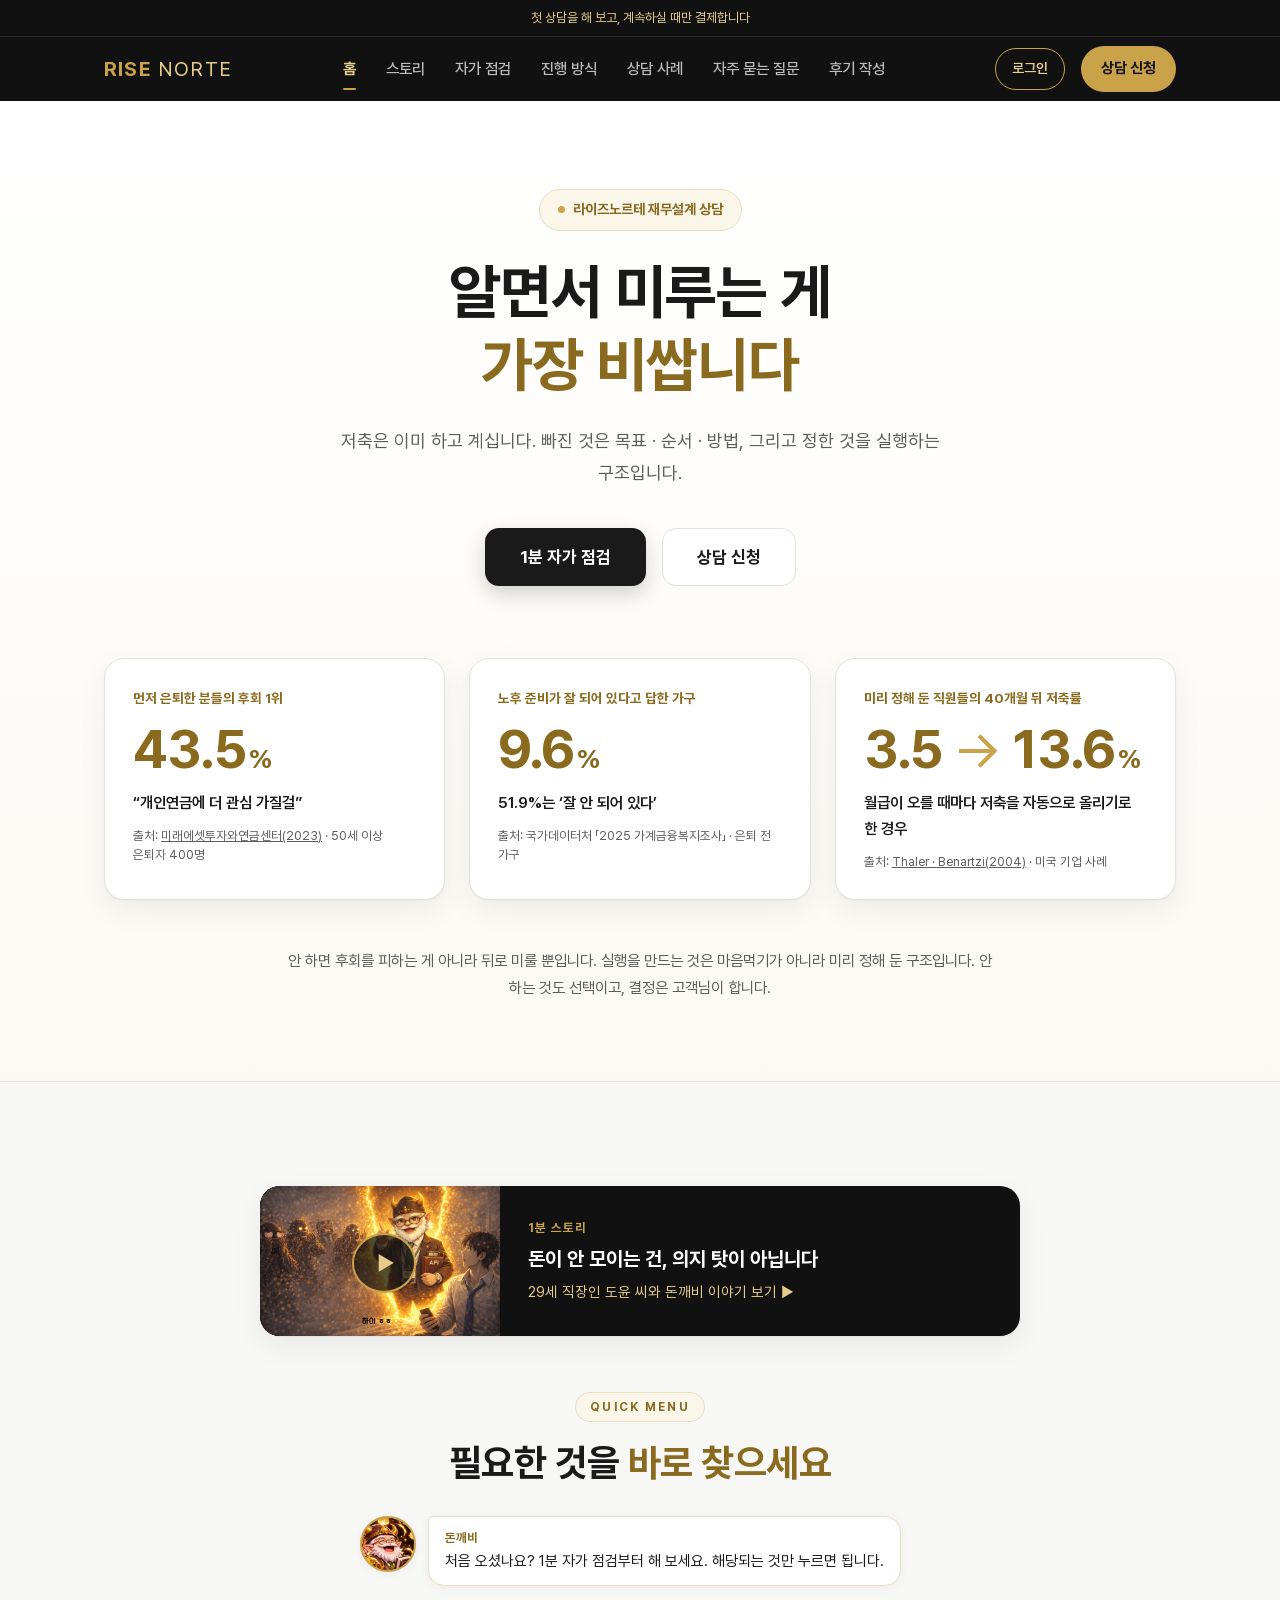
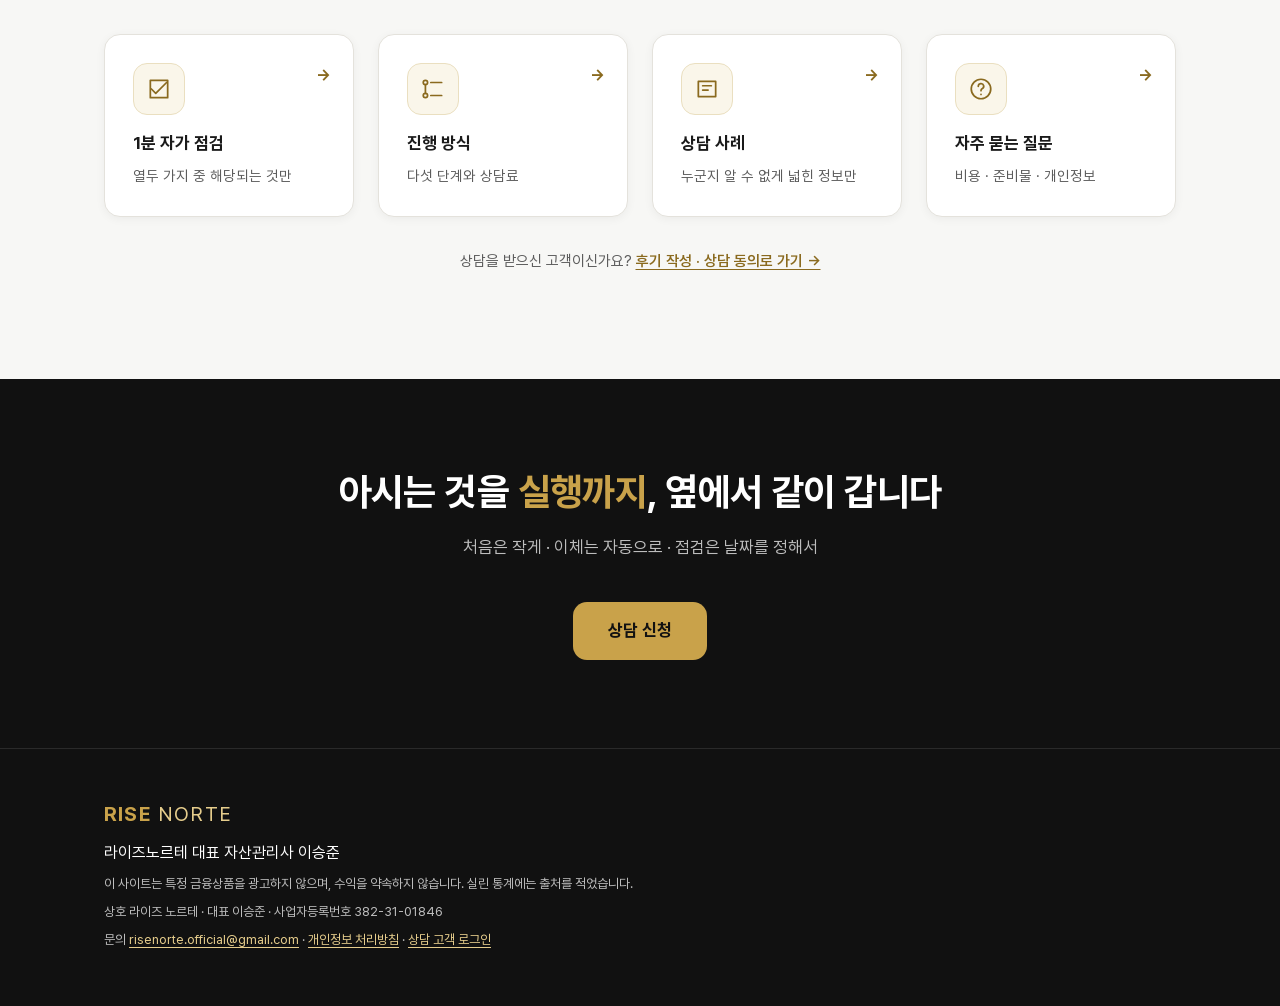
<file: index.html>
<!doctype html>
<html lang="ko">
<head>
<meta charset="utf-8">
<meta name="robots" content="noindex, nofollow">
<meta name="viewport" content="width=device-width, initial-scale=1">
<title>라이즈노르테 · 재무설계 상담</title>
<meta name="description" content="알면서 미루는 게 가장 비쌉니다. 목표 · 순서 · 방법을 정하고 실행까지 같이 가는 재무설계 상담. 라이즈노르테 대표 자산관리사 이승준.">
<link rel="manifest" href="assets/manifest.webmanifest">
<meta name="theme-color" content="#111111">
<meta name="mobile-web-app-capable" content="yes">
<meta name="apple-mobile-web-app-capable" content="yes">
<meta name="apple-mobile-web-app-status-bar-style" content="black">
<meta name="apple-mobile-web-app-title" content="돈깨비">
<link rel="apple-touch-icon" href="assets/icons/apple_touch_180.png">
<link rel="icon" type="image/png" sizes="192x192" href="assets/icons/icon_192.png">
<link rel="stylesheet" href="assets/style.css">
</head>
<body>

<a class="skip" href="#main">본문으로 건너뛰기</a>

<!-- 돈깨비 이야기(첫 화면 애니메이션) · assets/intro.js · 설정의 showIntro 가 켜져 있을 때만 나온다 -->
<div class="intro" id="intro" role="dialog" aria-modal="true" aria-label="돈깨비 스토리" hidden>
  <div class="intro-bg" aria-hidden="true"></div>
  <div class="intro-stage">
    <img class="intro-img" alt="돈깨비 스토리 장면" src="[data-uri]">
    <p class="intro-patch" hidden></p>
    <div class="intro-compose" hidden></div>
    <div class="intro-end" hidden>
      <div class="intro-end-b">
        <button class="btn btn-gold btn-lg" type="button" data-intro-go="#check">1분 자가 점검 시작</button>
        <button class="btn btn-line" type="button" data-intro-go="#apply">상담 신청</button>
      </div>
    </div>
  </div>
  <button class="intro-skip" type="button">건너뛰기</button>
  <p class="intro-count" aria-hidden="true"></p>
  <p class="intro-hint" aria-hidden="true">화면을 누르면 다음 장면으로 넘어갑니다</p>
  <div class="intro-bar" aria-hidden="true"><i></i></div>
</div>

<p class="notice-bar">첫 상담을 해 보고, 계속하실 때만 결제합니다</p>

<header class="top">
  <div class="wrap top-in">
    <a class="brand" href="#home" aria-label="라이즈노르테 처음으로"><b>RISE</b> <span>NORTE</span></a>
    <nav class="nav" aria-label="주요 메뉴">
      <a href="#home" data-nav="home">홈</a>
      <a href="#home" data-intro-replay hidden>스토리</a>
      <a href="#check" data-nav="check">자가 점검</a>
      <a href="#how" data-nav="how">진행 방식</a>
      <a href="#cases" data-nav="cases">상담 사례</a>
      <a href="#faq" data-nav="faq">자주 묻는 질문</a>
      <a href="app/index.html">후기 작성</a>
    </nav>
    <div class="acct" id="acct"></div>
    <a class="nav-cta" href="#apply" data-nav="apply">상담 신청</a>
  </div>
</header>

<main id="main">

<!-- 1. 후킹 -->
<section class="hero" id="home" data-view="home">
  <div class="wrap">
    <p class="pill">라이즈노르테 재무설계 상담</p>
    <h1>알면서 미루는 게 <br><em>가장 비쌉니다</em></h1>
    <p class="lede">저축은 이미 하고 계십니다. 빠진 것은 목표 · 순서 · 방법, 그리고 정한 것을 실행하는 구조입니다.</p>
    <div class="actions">
      <a class="btn btn-main btn-lg" href="#check">1분 자가 점검</a>
      <a class="btn btn-ghost btn-lg" href="#apply">상담 신청</a>
    </div>

    <ul class="stats">
      <li>
        <p class="stat-k">먼저 은퇴한 분들의 후회 1위</p>
        <p class="figure">43.5<small>%</small></p>
        <p class="stat-t">“개인연금에 더 관심 가질걸”</p>
        <p class="src">출처: <a href="https://www.asiae.co.kr/en/article/2023072017463764405" target="_blank" rel="noopener">미래에셋투자와연금센터(2023)</a> · 50세 이상 은퇴자 400명</p>
      </li>
      <li>
        <p class="stat-k">노후 준비가 잘 되어 있다고 답한 가구</p>
        <p class="figure">9.6<small>%</small></p>
        <p class="stat-t">51.9%는 ‘잘 안 되어 있다’</p>
        <p class="src">출처: 국가데이터처 「2025 가계금융복지조사」 · 은퇴 전 가구</p>
      </li>
      <li>
        <p class="stat-k">미리 정해 둔 직원들의 40개월 뒤 저축률</p>
        <p class="figure">3.5 <i>→</i> 13.6<small>%</small></p>
        <p class="stat-t">월급이 오를 때마다 저축을 자동으로 올리기로 한 경우</p>
        <p class="src">출처: <a href="https://www.chicagobooth.edu/research/rustandy/social-impact-research/research-papers/2004/save-more-tomorrow-using-behavioral-economics-to-increase-employee-saving" target="_blank" rel="noopener">Thaler · Benartzi(2004)</a> · 미국 기업 사례</p>
      </li>
    </ul>

    <p class="hero-close">안 하면 후회를 피하는 게 아니라 뒤로 미룰 뿐입니다. 실행을 만드는 것은 마음먹기가 아니라 미리 정해 둔 구조입니다. 안 하는 것도 선택이고, 결정은 고객님이 합니다.</p>
  </div>
</section>

<!-- 1-2. 바로 가기 (홈) -->
<section class="sec sec-alt" id="quick" data-view="home">
  <div class="wrap">
    <a class="story-card" href="#home" data-intro-replay hidden>
      <span class="story-thumb" aria-hidden="true"></span>
      <span class="story-txt">
        <span class="story-over">1분 스토리</span>
        <strong>돈이 안 모이는 건, 의지 탓이 아닙니다</strong>
        <span class="story-sub">29세 직장인 도윤 씨와 돈깨비 이야기 보기 ▶</span>
      </span>
    </a>
    <p class="overline">QUICK MENU</p>
    <h2>필요한 것을 <em>바로 찾으세요</em></h2>
    <div class="guide"><span class="guide-face" aria-hidden="true"></span><div class="guide-say"><b>돈깨비</b><p>처음 오셨나요? 1분 자가 점검부터 해 보세요. 해당되는 것만 누르면 됩니다.</p></div></div>
    <ul class="cards4 tiles">
      <li><a class="card tile" href="#check"><span class="ico" aria-hidden="true"><svg viewBox="0 0 24 24"><path d="M5 12l4 4 10-10"/><path d="M4 4h16v16H4z"/></svg></span><h4>1분 자가 점검</h4><p>열두 가지 중 해당되는 것만</p><span class="go" aria-hidden="true">→</span></a></li>
      <li><a class="card tile" href="#how"><span class="ico" aria-hidden="true"><svg viewBox="0 0 24 24"><circle cx="5" cy="6" r="2"/><circle cx="5" cy="18" r="2"/><path d="M10 6h10M10 18h10M5 8v8"/></svg></span><h4>진행 방식</h4><p>다섯 단계와 상담료</p><span class="go" aria-hidden="true">→</span></a></li>
      <li><a class="card tile" href="#cases"><span class="ico" aria-hidden="true"><svg viewBox="0 0 24 24"><path d="M4 5h16v14H4z"/><path d="M8 9h8M8 13h5"/></svg></span><h4>상담 사례</h4><p>누군지 알 수 없게 넓힌 정보만</p><span class="go" aria-hidden="true">→</span></a></li>
      <li><a class="card tile" href="#faq"><span class="ico" aria-hidden="true"><svg viewBox="0 0 24 24"><circle cx="12" cy="12" r="9"/><path d="M9.5 9.5a2.5 2.5 0 1 1 3.5 2.3c-.7.4-1 1-1 1.7M12 17h.01"/></svg></span><h4>자주 묻는 질문</h4><p>비용 · 준비물 · 개인정보</p><span class="go" aria-hidden="true">→</span></a></li>
    </ul>
    <p class="quick-more">상담을 받으신 고객이신가요? <a href="app/index.html">후기 작성 · 상담 동의로 가기 →</a></p>
  </div>
</section>

<!-- 2. 1분 자가 점검 (열두 가지 · 해당 개수에 따라 돈독귀신과 돈깨비가 한마디씩) -->
<section class="sec sec-alt" id="check" data-view="check">
  <div class="wrap narrow-md">
    <p class="overline">SELF CHECK</p>
    <h2>내 안의 돈독귀신은 <br><em>어떤 얼굴일까요</em></h2>
    <p class="sec-lede">1분 자가 점검입니다. 열두 가지 가운데 해당되는 것을 모두 누르고 ‘결과 보기’를 눌러 보세요.</p>
    <div class="share-top">
      <button class="share-pill" type="button" data-share-test><svg viewBox="0 0 24 24" width="16" height="16" aria-hidden="true" fill="none" stroke="currentColor" stroke-width="2" stroke-linecap="round" stroke-linejoin="round"><path d="M4 12v7a1 1 0 0 0 1 1h14a1 1 0 0 0 1-1v-7"/><path d="M12 15V4"/><path d="m8 8 4-4 4 4"/></svg>친구에게 테스트 보내기</button>
      <p class="gr-shared" aria-live="polite" hidden></p>
    </div>

    <form class="checks" id="checkForm" aria-label="자가 점검 열두 가지">
      <label class="check"><input type="checkbox" value="보상 결제" data-g="dalkom"><span class="num">01</span><span class="check-t">힘든 날에는 ‘오늘 고생했으니까’ 하며 계획에 없던 결제를 한다</span><span class="tick" aria-hidden="true"></span></label>
      <label class="check"><input type="checkbox" value="남 따라 가입" data-g="jiltu"><span class="num">02</span><span class="check-t">남이 좋다고 해서 가입하거나 산 금융상품이 있다</span><span class="tick" aria-hidden="true"></span></label>
      <label class="check"><input type="checkbox" value="석 달 넘게 미룸" data-g="buran"><span class="num">03</span><span class="check-t">정리해야지 하면서 미룬 지 석 달이 넘었다</span><span class="tick" aria-hidden="true"></span></label>
      <label class="check"><input type="checkbox" value="되찾으려 더 넣음" data-g="tamyok"><span class="num">04</span><span class="check-t">잃은 돈을 한 번에 되찾으려고 더 넣은 적이 있다</span><span class="tick" aria-hidden="true"></span></label>
      <label class="check"><input type="checkbox" value="작은 결제 합 모름" data-g="dalkom"><span class="num">05</span><span class="check-t">구독 · 할부 · 작은 결제가 한 달에 모두 얼마인지 합쳐 본 적이 없다</span><span class="tick" aria-hidden="true"></span></label>
      <label class="check"><input type="checkbox" value="수익 인증에 흔들림" data-g="jiltu"><span class="num">06</span><span class="check-t">SNS · 유튜브의 수익 인증을 보고 마음이 흔들린 적이 있다</span><span class="tick" aria-hidden="true"></span></label>
      <label class="check"><input type="checkbox" value="보장 내용 모름" data-g="buran"><span class="num">07</span><span class="check-t">걱정돼서 가입은 했는데, 내 보험이 무엇을 보장하는지 설명하기 어렵다</span><span class="tick" aria-hidden="true"></span></label>
      <label class="check"><input type="checkbox" value="한 번에 크게" data-g="tamyok"><span class="num">08</span><span class="check-t">천천히 모으는 것은 답답하고, 크게 불릴 방법이 따로 있을 것 같다</span><span class="tick" aria-hidden="true"></span></label>
      <label class="check"><input type="checkbox" value="돈 흐름 모름" data-g="dalkom" data-seat="1"><span class="num">09</span><span class="check-t">월급이 들어오면 어디로 얼마가 나가는지 바로 말하기 어렵다</span><span class="tick" aria-hidden="true"></span></label>
      <label class="check"><input type="checkbox" value="돈의 목적 없음" data-g="jiltu" data-seat="1"><span class="num">10</span><span class="check-t">모으고는 있는데, 무엇을 위한 돈인지 정해져 있지 않다</span><span class="tick" aria-hidden="true"></span></label>
      <label class="check"><input type="checkbox" value="비상금 없음" data-g="buran" data-seat="1"><span class="num">11</span><span class="check-t">비상금이 따로 없거나, 있어도 다른 돈과 섞여 있다</span><span class="tick" aria-hidden="true"></span></label>
      <label class="check"><input type="checkbox" value="쓸 때 안 정한 투자" data-g="tamyok" data-seat="1"><span class="num">12</span><span class="check-t">주식 · 코인에 넣은 돈을, 언제 쓸 돈인지 정하지 않고 넣었다</span><span class="tick" aria-hidden="true"></span></label>
    </form>

    <div class="check-go">
      <p class="check-count" id="checkCount" aria-live="polite">열두 가지 중 0가지 해당</p>
      <button class="btn btn-main btn-lg" type="button" id="checkShow">결과 보기</button>
      <button class="share-pill" type="button" data-share-test><svg viewBox="0 0 24 24" width="16" height="16" aria-hidden="true" fill="none" stroke="currentColor" stroke-width="2" stroke-linecap="round" stroke-linejoin="round"><path d="M4 12v7a1 1 0 0 0 1 1h14a1 1 0 0 0 1-1v-7"/><path d="M12 15V4"/><path d="m8 8 4-4 4 4"/></svg>친구에게 테스트 보내기</button>
      <p class="gr-shared" aria-live="polite" hidden></p>
    </div>

    <div class="ghost-result" id="checkResult" aria-live="polite" tabindex="-1" hidden></div>
    <p class="src center">재미로 보는 테스트입니다. 심리 검사나 금융 진단이 아닙니다.</p>
  </div>
</section>

<!-- 3. 진행 방식 -->
<section class="sec" id="how" data-view="how">
  <div class="wrap">
    <p class="overline">PROCESS</p>
    <h2>다섯 단계, <br><em>고객님은 고르기만 하시면 됩니다</em></h2>
    <p class="sec-lede">수익률을 찾는 재테크가 아니라 목표와 순서를 정하는 재무설계입니다. 계획이 먼저, 상품은 그다음입니다.</p>

    <ol class="steps">
      <li><span class="step-n">1</span><div class="step-b"><h3>첫 만남</h3><p>고민과 목표를 듣고, 지금의 보장과 돈을 함께 점검합니다. 진행 방식과 상담료를 안내하고, 계속할지는 고객님이 정합니다.</p></div><p class="step-do"><b>하실 일</b>이야기하기</p></li>
      <li><span class="step-n">2</span><div class="step-b"><h3>진단</h3><p>가진 돈 · 빚 · 매달 드나드는 돈을 한 장에 놓고(내 돈 지도), 목표를 언제 · 얼마로 할지 함께 정합니다. 이때까지는 상품 이야기를 하지 않습니다.</p></div><p class="step-do"><b>하실 일</b>사전 작성지 · 화면 캡처</p></li>
      <li><span class="step-n">3</span><div class="step-b"><h3>설계</h3><p>목표별 계획과 보장 · 절세 방법을 다른 방법과 나란히 비교해 제안합니다. 날짜별로 할 일까지 적어 드립니다.</p></div><p class="step-do"><b>하실 일</b>고르기</p></li>
      <li><span class="step-n">4</span><div class="step-b"><h3>실행</h3><p>고르신 것만 진행합니다. 처음은 작게 시작하고 자동이체까지 같이 걸어 둡니다.</p></div><p class="step-do"><b>하실 일</b>정한 것 실행</p></li>
      <li><span class="step-n">5</span><div class="step-b"><h3>관리</h3><p>운용 방식을 고르고 정리 자료를 받습니다. 그 뒤로는 정기 점검 때 제가 먼저 연락드립니다.</p></div><p class="step-do"><b>하실 일</b>1년에 한 번 확인</p></li>
    </ol>
    <p class="src center">상담 내용은 매번 24시간 안에 정리해 보내 드립니다.</p>

    <h3 class="sub-h">상담이 끝나면 손에 남는 것</h3>
    <ul class="cards4">
      <li class="card"><span class="ico" aria-hidden="true"><svg viewBox="0 0 24 24"><path d="M9 4 3 6v14l6-2 6 2 6-2V4l-6 2-6-2Zm0 0v14m6-12v14"/></svg></span><h4>내 돈 지도</h4><p>가진 돈 · 빚 · 매달 드나드는 돈</p></li>
      <li class="card"><span class="ico" aria-hidden="true"><svg viewBox="0 0 24 24"><circle cx="12" cy="12" r="8"/><circle cx="12" cy="12" r="3"/><path d="M12 2v3m0 14v3M2 12h3m14 0h3"/></svg></span><h4>목표별 계획표</h4><p>언제 · 얼마 · 매달 얼마</p></li>
      <li class="card"><span class="ico" aria-hidden="true"><svg viewBox="0 0 24 24"><path d="M4 7h13m0 0-3-3m3 3-3 3M20 17H7m0 0 3-3m-3 3 3 3"/></svg></span><h4>매달 돈의 흐름</h4><p>월급이 어디로 얼마씩</p></li>
      <li class="card"><span class="ico" aria-hidden="true"><svg viewBox="0 0 24 24"><path d="M12 3 5 6v5c0 4.5 3 8.3 7 10 4-1.7 7-5.5 7-10V6l-7-3Zm-3 9 2 2 4-4"/></svg></span><h4>보장 · 절세 점검</h4><p>빈칸과 세액공제</p></li>
    </ul>
  </div>
</section>

<!-- 3-2. 원칙 -->
<section class="sec sec-alt" id="why" data-view="how">
  <div class="wrap">
    <p class="overline">PRINCIPLES</p>
    <h2>서로 할 일을 <br><em>처음에 정합니다</em></h2>
    <p class="sec-lede">결정은 고객님이 합니다. 저는 근거와 선택지를 드리고, 정한 것은 실행까지 같이 갑니다.</p>

    <div class="grid3">
      <div class="card card-list">
        <p class="card-k">담당 자산관리사</p>
        <h3>제가 하는 일</h3>
        <ul class="ticks">
          <li>숫자는 증빙으로, 출처 · 가정과 함께</li>
          <li>설계안은 다른 방법과 나란히 비교</li>
          <li>실행은 작게, 자동이체까지 같이</li>
          <li>정리본은 상담 뒤 24시간 안에</li>
          <li>정기 점검은 제가 먼저 연락</li>
        </ul>
      </div>
      <div class="card card-list">
        <p class="card-k">고객님</p>
        <h3>하실 일</h3>
        <ul class="ticks">
          <li>사전 작성지와 화면 캡처 · 대략이어도 괜찮습니다</li>
          <li>우선순위와 계산 기준을 함께 정합니다</li>
          <li>결혼 · 이직 · 대출처럼 큰 변화는 알려 주세요</li>
        </ul>
      </div>
      <div class="card card-list card-no">
        <p class="card-k">처음부터 분명히</p>
        <h3>하지 않는 일</h3>
        <ul class="ticks ticks-no">
          <li>수익을 약속하는 일</li>
          <li>돈을 대신 굴리는 일</li>
          <li>세금 신고 대리 · 법률 자문 (필요하면 전문가 안내)</li>
          <li>비교 없이 기존 상품을 바꾸는 일</li>
        </ul>
      </div>
    </div>

    <div class="fee">
      <div class="fee-main">
        <p class="card-k">상담료</p>
        <p class="figure">5회 33만 원</p>
        <p class="fee-s">상담은 모두 다섯 번입니다. 첫 상담을 해 보고 계속하실 때만 결제합니다.</p>
      </div>
      <ul class="ticks">
        <li>결제는 첫 상담 뒤, 두 번째 상담 전에 합니다</li>
        <li>상품 가입은 선택이며 상담료와 별개입니다</li>
        <li>정기 점검은 당분간 무료입니다</li>
        <li>제가 제안한 금융상품이나 서비스를 계약하시면 그 회사로부터 수당을 받을 수 있습니다. 어떤 상품에 수당이 있는지는 제안할 때 말씀드리고 계약서에도 적습니다</li>
      </ul>
    </div>
  </div>
</section>

<!-- 4. 사례 -->
<section class="sec" id="cases" data-view="cases">
  <div class="wrap">
    <p class="overline">CASES</p>
    <h2>상담 <em>사례</em></h2>
    <p class="sec-lede">비슷한 고민을 가진 분들이 상담에서 무엇을 바꿨는지 보세요.</p>

    <div class="filters" id="caseFilters" aria-label="사례 고르기" hidden></div>
    <p class="count" id="caseCount" aria-live="polite"></p>
    <div class="case-list" id="caseList"></div>
    <noscript><p class="empty">사례는 자바스크립트를 켜야 보입니다.</p></noscript>
  </div>
</section>

<!-- 4-2. 자주 묻는 질문 -->
<section class="sec sec-alt" id="faq" data-view="faq">
  <div class="wrap narrow-md">
    <p class="overline">FAQ</p>
    <h2>상담 전에 <br><em>자주 묻는 질문</em></h2>
    <div class="faq">
      <details><summary>상담 비용이 있나요?</summary><p>상담은 모두 다섯 번, 33만 원입니다. 첫 상담을 해 보고 계속하실 때만 결제하며, 결제는 두 번째 상담 전에 합니다. 정기 점검은 당분간 무료입니다.</p></details>
      <details><summary>중간에 그만둘 수 있나요?</summary><p>언제든 그만두실 수 있습니다. 다만 두 번째 상담이 시작된 뒤에는 상담료를 돌려 드리지 않습니다. 그래서 첫 상담을 해 보고 계속할지를 정하시도록 합니다.</p></details>
      <details><summary>상품에 꼭 가입해야 하나요?</summary><p>아닙니다. 상품 가입은 선택이고 상담료와 별개입니다. 다른 곳에서 가입하시거나 가입하지 않으셔도 상담은 그대로 진행합니다. 두 번째 상담까지는 점검과 합의만 하고, 상품은 세 번째 상담부터 이야기합니다.</p></details>
      <details><summary>수당을 받으시나요?</summary><p>제가 제안한 금융상품이나 서비스를 계약하시면 그 회사로부터 수당을 받을 수 있습니다. 어떤 상품에 수당이 있는지는 제안할 때 함께 말씀드리고 계약서에도 같은 문구로 적습니다.</p></details>
      <details><summary>무엇을 준비해야 하나요?</summary><p>첫 상담에는 준비물이 없습니다. 두 번째 상담 전에 사전 작성지와 화면 캡처 몇 장을 부탁드립니다. 대략이어도 괜찮고, 막히는 것은 만나서 같이 조회합니다.</p></details>
      <details><summary>첫 상담은 얼마나 걸리나요?</summary><p>1시간 20분쯤 잡으시면 됩니다. 인사와 고민 듣기, 보장 점검, 돈 점검, 진행 방식 안내 순서로 진행합니다.</p></details>
      <details><summary>이미 가입한 보험이 많은데 괜찮을까요?</summary><p>괜찮습니다. 지금 보험을 그대로 놓고 점검부터 합니다. 기존 보험은 비교해 보고 바꾸는 쪽이 유리할 때만 말씀드립니다.</p></details>
      <details><summary>어디서 만나나요?</summary><p>정식 대면 상담이 기본입니다. 신청할 때 희망 장소를 적어 주시면, 연락드려 함께 조율해 정합니다.</p></details>
      <details><summary>부부나 가족이 같이 가도 되나요?</summary><p>네, 함께 오시길 권합니다. 돈에 대한 결정을 같이 하는 분이라면 처음부터 함께 듣고 정하는 편이 좋습니다.</p></details>
      <details><summary>개인정보는 어떻게 다루나요?</summary><p>상담에 꼭 필요한 것만 받습니다. 주민등록번호 · 계좌번호 · 건강 정보는 받지 않습니다. 적으신 내용은 본인과 담당 자산관리사만 볼 수 있고, 자산관리를 그만두시면 지웁니다. 자세한 내용은 <a href="#privacy">개인정보 처리방침</a>에 적었습니다.</p></details>
    </div>
    <div class="guide"><span class="guide-face" aria-hidden="true"></span><div class="guide-say"><b>돈깨비</b><p>여기에 없는 질문은 상담 때 편하게 물어보세요. 모르는 말이 나오면 그 자리에서 다시 풀어 드립니다.</p></div></div>
  </div>
</section>

<!-- 5. 상담 신청 -->
<section class="sec" id="apply" data-view="apply">
  <div class="wrap narrow">
    <p class="overline">CONSULTATION</p>
    <h2>상담 <em>신청</em></h2>
    <p class="sec-lede">달력에서 날짜를 고르고 편한 시작 시간을 10분 단위로 골라 예약하세요. 정식 대면 상담이 기본이고, 첫 상담은 1시간 20분쯤 걸립니다.</p>
    <div class="guide"><span class="guide-face" aria-hidden="true"></span><div class="guide-say"><b>돈깨비</b><p>날짜를 누르고, 몇 시쯤인지 고른 다음, 10분 단위 시간을 고르면 됩니다. 장소는 연락드려 함께 정합니다.</p></div></div>

    <form class="form" id="applyForm" novalidate>
      <fieldset class="field" id="bookField">
        <legend>상담 날짜와 시간 <em>필수</em></legend>
        <div class="cal" id="cal" tabindex="-1" aria-live="polite"></div>
        <p class="err" id="e-when" hidden>날짜와 시간을 골라 주세요.</p>
      </fieldset>

      <div class="field">
        <label for="f-name">이름 <em>필수</em></label>
        <input id="f-name" name="name" type="text" autocomplete="name" required maxlength="20">
        <p class="err" id="e-name" hidden>이름을 적어 주세요.</p>
      </div>
      <div class="field">
        <label for="f-tel">연락처 <em>필수</em></label>
        <input id="f-tel" name="tel" type="tel" inputmode="tel" autocomplete="tel" placeholder="010-0000-0000" required maxlength="13">
        <p class="err" id="e-tel" hidden>연락받을 휴대폰 번호를 적어 주세요.</p>
      </div>
      <div class="field">
        <label for="f-place">희망 장소 <span class="opt">선택</span></label>
        <input id="f-place" name="place" type="text" maxlength="100" placeholder="예) 마포구청 근처 카페">
        <p class="sub">희망 장소일 뿐이며, 장소는 담당 자산관리사와 조율해 정합니다.</p>
      </div>
      <div class="field">
        <label for="f-memo">남길 말 <span class="opt">선택</span></label>
        <textarea id="f-memo" name="memo" maxlength="300" rows="3" placeholder="미리 알려 주고 싶은 것이 있으면 적어 주세요"></textarea>
        <p class="sub">주민등록번호 · 계좌번호 · 건강 정보는 적지 말아 주세요.</p>
      </div>

      <fieldset class="field">
        <legend>관심 주제 <span class="opt">선택 · 여러 개</span></legend>
        <div class="chips">
          <label><input type="checkbox" name="topic" value="목적별 돈 나누기"><span>목적별 돈 나누기 (결혼 · 집 · 노후)</span></label>
          <label><input type="checkbox" name="topic" value="지출 · 저축 구조"><span>지출 · 저축 구조</span></label>
          <label><input type="checkbox" name="topic" value="보장 점검"><span>보장 점검</span></label>
          <label><input type="checkbox" name="topic" value="연금 · 절세"><span>연금 · 절세</span></label>
          <label><input type="checkbox" name="topic" value="아직 모르겠음"><span>아직 모르겠어요</span></label>
        </div>
        <p class="from-check" id="fromCheck" hidden></p>
      </fieldset>

      <div class="field">
        <label for="f-ch">만난 경로 <span class="opt">선택</span></label>
        <select id="f-ch" name="channel">
          <option value="">고르기</option>
          <option>소개</option>
          <option>법인 강의</option>
          <option>유튜브 · 블로그</option>
          <option>인스타그램 · 스레드</option>
          <option>검색</option>
          <option>기타</option>
        </select>
      </div>

      <div class="consent">
        <h3>개인정보 수집 · 이용 안내</h3>
        <dl>
          <dt>수집하는 곳</dt><dd>라이즈 노르테 (대표 이승준)</dd>
          <dt>수집 항목</dt><dd>이름 · 연락처 · 상담 날짜와 시간 (필수) / 희망 장소 · 남길 말 · 관심 주제 · 만난 경로(들어오신 주소에 붙은 경로 표시 포함) · 자가 점검 결과와 고른 것 (선택)</dd>
          <dt>목적</dt><dd>상담 일정 연락과 상담 준비</dd>
          <dt>보유 기간</dt><dd>상담 일정이 정해질 때까지. 상담으로 이어지지 않으면 지우고, 그 전에도 요청하시면 바로 지웁니다.</dd>
          <dt>거부할 권리</dt><dd>동의하지 않을 수 있으며, 그 경우 상담 신청을 받을 수 없습니다.</dd>
        </dl>
        <p class="src">자세한 내용은 <a href="#privacy">개인정보 처리방침</a>에 있습니다.</p>
        <label class="agree"><input id="f-agree" type="checkbox" required><span>위 내용을 읽었고 개인정보 수집 · 이용에 동의합니다 <em>필수</em></span></label>
        <p class="err" id="e-agree" hidden>동의해야 신청할 수 있습니다.</p>
      </div>

      <p class="err" id="e-send" role="alert" hidden></p>
      <button class="btn btn-main btn-wide" type="submit">상담 신청하기</button>
    </form>

    <details class="my-booking">
      <summary>이미 예약하셨나요? 시간 바꾸기 · 취소</summary>
      <p><b>시간을 바꾸려면</b> 예약할 때 쓴 이름과 연락처 그대로, 위에서 새 시간을 골라 다시 신청해 주세요. 앞의 예약은 자동으로 취소됩니다.</p>
      <p><b>취소만 하려면</b> 예약할 때 쓴 이름과 연락처를 적고 아래 버튼을 눌러 주세요.</p>
      <div class="field">
        <label for="c-name">이름</label>
        <input id="c-name" type="text" autocomplete="name" maxlength="20">
      </div>
      <div class="field">
        <label for="c-tel">연락처</label>
        <input id="c-tel" type="tel" inputmode="tel" autocomplete="tel" placeholder="010-0000-0000" maxlength="13">
      </div>
      <p class="err" id="c-msg" role="status" hidden></p>
      <button class="btn btn-line-dark" type="button" id="c-go">예약 취소하기</button>
    </details>

    <div class="done" id="applyDone" tabindex="-1" hidden>
      <h3 id="doneTitle"></h3>
      <p id="doneText"></p>
      <div class="guide guide-left"><span class="guide-face" aria-hidden="true"></span><div class="guide-say"><b>돈깨비</b><p>잘 오셨습니다. 첫 상담에는 준비물이 없습니다. 그날 편하게 오시면 됩니다.</p></div></div>
      <button class="btn btn-line-dark" type="button" id="doneBack">다른 시간도 예약하기</button>
    </div>
  </div>
</section>

<!-- 6. 개인정보 처리방침 (원문 초안: docs/개인정보_처리방침_초안.md · 고치면 둘을 같이 고친다) -->
<section class="sec" id="privacy" data-view="privacy">
  <div class="wrap narrow-md">
    <p class="overline">PRIVACY</p>
    <h2>개인정보 <em>처리방침</em></h2>
    <div class="policy">
      <p>라이즈 노르테(이하 ‘라이즈노르테’)는 재무설계 상담과 자산관리를 위해 꼭 필요한 개인정보만 받고, 받은 정보는 아래에 적은 목적으로만 씁니다.</p>
      <p class="src">시행일 2026년 11월 18일</p>

      <h3>1. 받는 정보와 쓰는 목적</h3>
      <ul>
        <li><b>상담을 신청할 때</b> 이름 · 연락처 · 상담 날짜와 시간(필수), 희망 장소 · 남길 말 · 관심 주제 · 만난 경로(들어오신 주소에 붙은 경로 표시 포함) · 자가 점검 결과와 고른 것(선택) — 상담 일정 연락과 상담 준비에 씁니다.</li>
        <li><b>카카오로 로그인할 때</b> 카카오가 넘겨주는 회원 식별값 · 닉네임 · 프로필 사진 주소 · 이메일, 직접 적는 이름 · 연락처 · 출생 연월 · 가구 형태 — 본인 확인, 자료를 본인에게만 보여 주기, 연락에 씁니다.</li>
        <li><b>사전 작성지를 쓸 때</b> 소득 · 지출 · 저축 · 자산 · 부채 금액, 재무 목표, 돈에 대한 생각, 투자성향 답변 — 재무 진단과 설계, 상담, 이후 자산관리에 씁니다.</li>
        <li><b>상담 확인 · 동의서에 동의할 때</b> 동의한 항목 · 일시 · 문서 판 · 적어 주신 이름 — 동의한 사실을 기록해 두는 데 씁니다.</li>
        <li><b>후기를 적을 때</b> 적어 주신 후기 글 · 고른 항목 · 공개 범위 · 실을 때 표기 — 상담을 고치는 데 쓰고, 싣는 것을 허락한 후기만 이름 없이 싣습니다.</li>
        <li><b>월급날 도장판을 쓸 때(계약 고객)</b> 고르신 내 상황(일하는 형태 · 건강보험 가입 형태 · 부가가치세 유형 · 사는 집 · 차 · 함께 챙기는 가족) · 월급날 날짜 · 다달이 확인한 네 자리 결과와 남기신 말 · 알림을 켜고 끈 때 · ‘친구에게 보내기’ 주소의 코드(무작위 글자 다섯 개) — 상담 뒤 관리와 월급날 안내, 소개 경로 확인에 씁니다. 알림은 설정에서 언제든 끌 수 있습니다.</li>
        <li><b>앱 알림을 켤 때(계약 고객)</b> 그 휴대폰으로 알림을 보낼 주소(휴대폰 브라우저가 만든 알림 구독 정보) · 기기 종류(아이폰 · 안드로이드 · 기타) · 알림이 잘 갔는지 — 월급날 아침 안내를 그 휴대폰으로 보내는 데만 씁니다. 알림을 끄거나, 그 휴대폰이 더 받을 수 없다고 알림 서버가 알려 오면 바로 지웁니다.</li>
        <li><b>상담을 진행하면서</b> 상담 회차별 합의 내용, 자료를 받았는지 여부 — 상담 기록과 정기 점검에 씁니다.</li>
        <li><b>사이트를 쓸 때 자동으로</b> 접속 일시 · 접속 주소(IP) · 브라우저 정보 — 아래 4번의 회사가 기록으로 남기며, 로그인 유지 · 부정 이용 방지 · 오류 확인에 씁니다.</li>
      </ul>
      <p><b>받지 않는 정보</b> 주민등록번호 · 계좌번호 · 카드번호 · 건강 정보는 받지 않습니다. 입력 칸에 적지 말아 주세요. 실수로 적힌 것을 알게 되면 바로 지웁니다.</p>
      <p><b>만 14세 미만</b> 만 14세 미만의 개인정보는 받지 않습니다.</p>

      <h3>2. 보관 기간</h3>
      <ul>
        <li><b>상담 신청 정보</b>(종이 신청서 · 사이트 신청) 상담 일정이 정해질 때까지. 상담으로 이어지지 않으면 지우고, 그 전에도 요청하시면 바로 지웁니다.</li>
        <li><b>상담 고객의 정보</b>(로그인 · 사전 작성지 · 상담 기록 · 동의한 기록 · 후기) 자산관리를 그만둘 때까지. 그만두겠다고 알리시면 지웁니다.</li>
        <li><b>법령이 따로 보관을 정한 정보</b> 그 법령이 정한 기간 동안 보관합니다.</li>
      </ul>

      <h3>3. 다른 곳에 주는 경우</h3>
      <p>개인정보를 다른 사람이나 회사에 팔거나 주지 않습니다. 본인이 따로 동의한 경우와, 법령에 따라 수사기관 등이 정해진 절차로 요구하는 경우만 예외입니다.</p>
      <p>금융상품에 가입할 때 금융회사에 내는 정보는 고객이 그 회사에 직접 내는 것이며, 라이즈노르테가 대신 넘기지 않습니다.</p>

      <h3>4. 처리를 맡기는 곳 · 나라 밖으로 나가는 경우</h3>
      <ul>
        <li><b>Supabase, Inc.</b>(미국 회사) 로그인 처리와 신청 · 고객 자료 저장. 자료는 대한민국 서울에 있는 서버에 저장합니다.</li>
        <li><b>GitHub, Inc.</b>(미국 회사) 사이트 화면 파일 제공. 신청 내용과 고객 자료는 이 회사를 지나가지 않습니다.</li>
        <li><b>주식회사 카카오</b> 카카오 로그인. 본인 확인에만 쓰며 카카오에 재무 정보를 보내지 않습니다.</li>
      </ul>
      <p>자료는 서울에 저장하지만 저장 서비스를 운영하는 회사가 대한민국 밖에 있어, 그 회사가 장애 대응 등을 위해 접근하면 개인정보가 나라 밖에서 처리될 수 있습니다. 이를 원하지 않으시면 사이트 대신 종이와 전화로 신청하고 상담하실 수 있습니다.</p>
      <p>새 신청이 오면 담당자 휴대폰으로 알림을 보냅니다. 이 알림에는 예약 날짜와 시간만 담기고 이름과 연락처는 담기지 않습니다.</p>
      <p>앱 알림을 켠 고객에게는 휴대폰 회사의 알림 서버(아이폰은 Apple, 안드로이드 크롬은 Google 등 · 휴대폰이 정함)를 거쳐 월급날 안내를 보냅니다. 알림 내용은 암호화돼 지나가고 이름 · 금액 · 재무 정보는 담기지 않습니다. 앱 알림을 허용하지 않으셔도 월급날 안내는 담당 자산관리사가 카카오톡으로 보내 드립니다.</p>

      <h3>5. 이름을 뺀 통계와 사례</h3>
      <p>상담이 끝난 뒤에는 누구인지 알 수 없게 바꾼 통계(나이대 · 가구 형태 · 고민의 종류 · 제안과 결과 같은 것)를 따로 쌓아, 상담 품질을 높이고 사례를 소개하는 데 씁니다. 이 통계에는 이름과 연락처가 없고 고객 자료와 다시 잇는 값도 두지 않습니다. 같은 조건의 사람이 적어 누구인지 짐작될 수 있을 때는 통계에 넣지 않습니다. 자산관리를 그만둔 뒤에도 이 통계는 남습니다.</p>
      <p>사례는 누구인지 알 수 없게 바꿔서 싣습니다(이름 없이, 나이대 · 금액 구간처럼 넓게 적고 그분만의 특징은 뺍니다). 후기는 싣는 것을 허락한 분의 것만 싣습니다. 허락하지 않아도 상담에는 아무 차이가 없고, 실린 뒤에도 언제든 내려 달라고 하실 수 있습니다.</p>

      <h3>6. 지우는 방법</h3>
      <ul>
        <li>보관 기간이 끝나거나 목적을 이루면 지체 없이 지웁니다.</li>
        <li>데이터베이스의 정보는 되살릴 수 없게 지우고, 종이에 적힌 것은 잘게 자르거나 태웁니다.</li>
        <li>자산관리를 그만두시면 담당자가 그 고객의 자료를 한 번에 지웁니다.</li>
      </ul>

      <h3>7. 내 정보에 대한 권리</h3>
      <p>언제든지 내 정보를 보여 달라(열람), 틀린 것을 고쳐 달라(정정), 지워 달라(삭제), 쓰는 것을 멈춰 달라(처리 정지), 동의를 거두겠다(동의 철회)고 요구하실 수 있습니다.</p>
      <p>로그인 뒤 화면에서 직접 고칠 수 있는 것은 직접 고치고, 그 밖의 요청은 아래 연락처로 알려 주세요. 요청을 받으면 지체 없이 처리하고 결과를 알립니다. 대리인을 통해 요청하실 때는 위임 사실을 확인할 수 있는 서류가 필요합니다.</p>

      <h3>8. 안전하게 지키는 방법</h3>
      <ul>
        <li>고객마다 자기 자료만 볼 수 있게 데이터베이스에서 권한을 나눕니다.</li>
        <li>고객 자료를 볼 수 있는 사람은 담당 자산관리사 한 명이며, 담당자 계정에는 2단계 인증을 씁니다.</li>
        <li>사이트와 주고받는 내용은 암호화된 통신(HTTPS)으로 보냅니다.</li>
        <li>사이트 화면을 만드는 저장소에는 고객 자료와 비밀 키를 두지 않습니다.</li>
      </ul>

      <h3>9. 자동으로 저장되는 것(쿠키 등)</h3>
      <ul>
        <li>로그인 상태를 유지하려고 브라우저에 로그인 정보를 저장합니다. 로그아웃하거나 브라우저 저장 내용을 지우면 없어집니다.</li>
        <li>방문 통계를 내려고 브라우저에 임의의 식별값을 저장하고, 방문 일시 · 본 화면 · 머문 시간 · 들어온 경로 · 기기 종류를 기록합니다. 이름 · 연락처와 연결하지 않으며, 광고를 따라다니게 하는 데 쓰지 않습니다. 브라우저 저장 내용을 지우면 식별값도 없어집니다.</li>
      </ul>

      <h3>10. 개인정보 보호책임자</h3>
      <ul>
        <li><b>책임자</b> 이승준 (라이즈노르테 대표 자산관리사)</li>
        <li><b>연락처</b> <a href="mailto:risenorte.official@gmail.com">risenorte.official@gmail.com</a></li>
        <li><b>사업자</b> 라이즈 노르테 · 대표 이승준 · 사업자등록번호 382-31-01846</li>
      </ul>
      <p>개인정보와 관련한 문의 · 불만 · 피해 구제는 위 연락처로 알려 주세요.</p>

      <h3>11. 다른 곳에 도움을 청할 수 있는 곳</h3>
      <ul>
        <li>개인정보침해신고센터: 국번 없이 118 · privacy.kisa.or.kr</li>
        <li>개인정보분쟁조정위원회: 1833-6972 · www.kopico.go.kr</li>
        <li>대검찰청: 국번 없이 1301 · www.spo.go.kr</li>
        <li>경찰청: 국번 없이 182 · ecrm.police.go.kr</li>
      </ul>

      <h3>12. 이 방침이 바뀔 때</h3>
      <p>내용이 바뀌면 시행 7일 전에 사이트에 알립니다. 받는 정보나 목적이 늘어나는 것처럼 중요한 변경은 30일 전에 알리고, 필요하면 다시 동의를 받습니다.</p>
      <p class="src">공고일 2026년 11월 18일 · 시행일 2026년 11월 18일 · 고침 2026년 11월 20일(앱 알림 항목 추가)</p>
    </div>
  </div>
</section>

<section class="cta-band" data-view="not-apply">
  <div class="wrap">
    <h2>아시는 것을 <em>실행까지</em>, 옆에서 같이 갑니다</h2>
    <p>처음은 작게 · 이체는 자동으로 · 점검은 날짜를 정해서</p>
    <a class="btn btn-gold btn-lg" href="#apply">상담 신청</a>
  </div>
</section>

</main>

<footer class="foot">
  <div class="wrap">
    <p class="brand brand-foot"><b>RISE</b> <span>NORTE</span></p>
    <p>라이즈노르테 대표 자산관리사 이승준</p>
    <p class="foot-s">이 사이트는 특정 금융상품을 광고하지 않으며, 수익을 약속하지 않습니다. 실린 통계에는 출처를 적었습니다.</p>
    <p class="foot-s">상호 라이즈 노르테 · 대표 이승준 · 사업자등록번호 382-31-01846</p>
    <p class="foot-s">문의 <a href="mailto:risenorte.official@gmail.com">risenorte.official@gmail.com</a> · <a href="#privacy">개인정보 처리방침</a> · <a href="app/index.html">상담 고객 로그인</a></p>
  </div>
</footer>

<a class="float-cta" href="#apply" aria-label="상담 신청으로 가기"><span>상담</span><span>신청</span></a>

<script src="assets/config.js"></script>
<script src="data/cases.js"></script>
<script src="assets/app.js"></script>
<script src="assets/share.js"></script>
<script src="assets/track.js"></script>
<script src="assets/intro.js"></script>
</body>
</html>
</file>
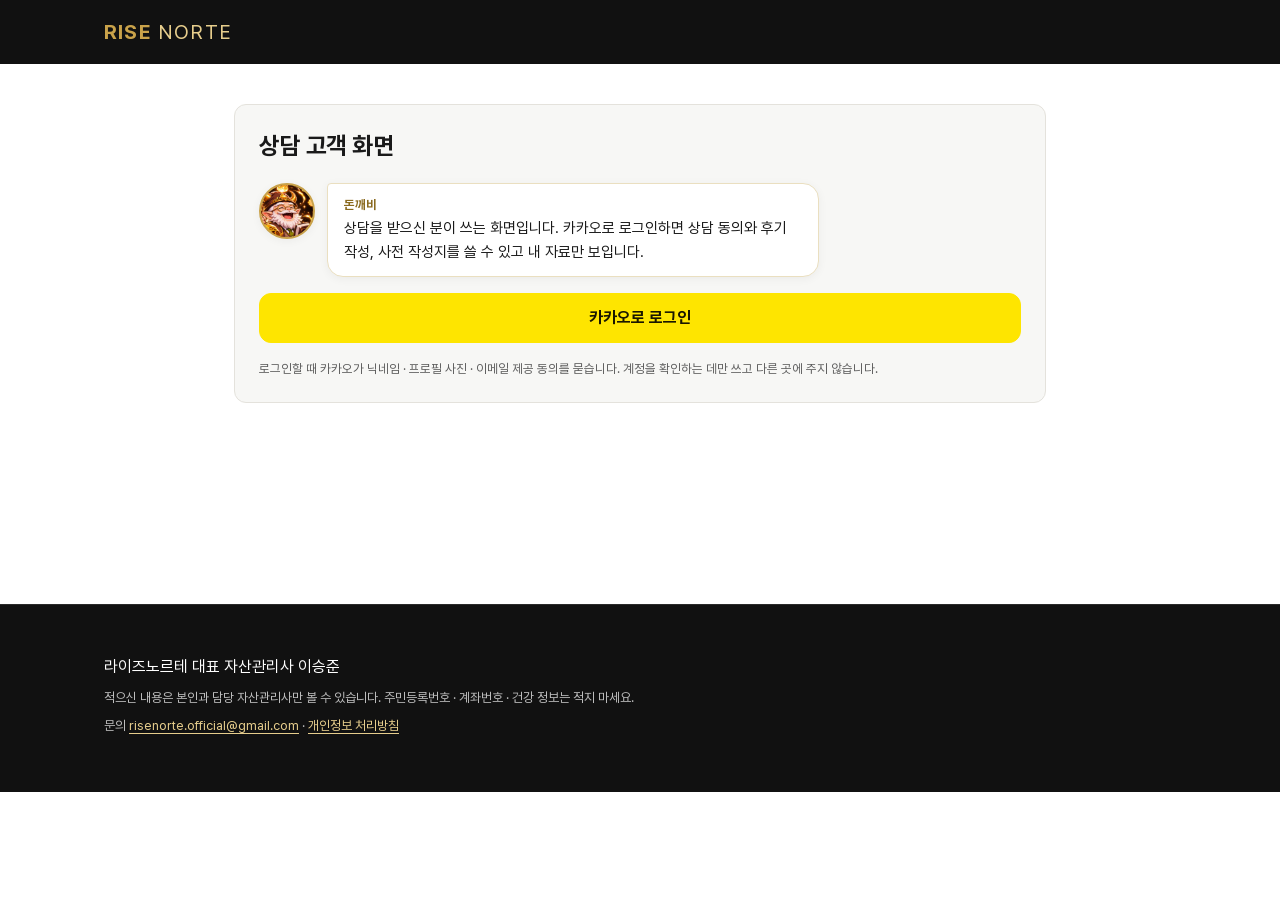
<file: app/index.html>
<!doctype html>
<html lang="ko">
<head>
<meta charset="utf-8">
<meta name="viewport" content="width=device-width, initial-scale=1">
<meta name="robots" content="noindex, nofollow">
<title>라이즈노르테 · 내 재무</title>
<link rel="manifest" href="../assets/manifest.webmanifest">
<meta name="theme-color" content="#111111">
<meta name="mobile-web-app-capable" content="yes">
<meta name="apple-mobile-web-app-capable" content="yes">
<meta name="apple-mobile-web-app-status-bar-style" content="black">
<meta name="apple-mobile-web-app-title" content="돈깨비">
<link rel="apple-touch-icon" href="../assets/icons/apple_touch_180.png">
<link rel="icon" type="image/png" sizes="192x192" href="../assets/icons/icon_192.png">
<link rel="stylesheet" href="../assets/style.css">
<link rel="stylesheet" href="app.css">
</head>
<body>

<header class="top">
  <div class="wrap top-in">
    <a class="brand" href="../index.html" aria-label="라이즈노르테 처음으로"><b>RISE</b> <span>NORTE</span></a>
    <nav class="nav" aria-label="계정">
      <span class="who" id="who"></span>
      <button class="nav-btn" id="logout" type="button" hidden>로그아웃</button>
    </nav>
  </div>
</header>

<main class="wrap app" id="app" aria-live="polite">
  <p class="muted">불러오는 중입니다.</p>
</main>

<footer class="foot">
  <div class="wrap">
    <p>라이즈노르테 대표 자산관리사 이승준</p>
    <p class="foot-s">적으신 내용은 본인과 담당 자산관리사만 볼 수 있습니다. 주민등록번호 · 계좌번호 · 건강 정보는 적지 마세요.</p>
    <p class="foot-s">문의 <a href="mailto:risenorte.official@gmail.com">risenorte.official@gmail.com</a> · <a href="../index.html#privacy">개인정보 처리방침</a></p>
  </div>
</footer>

<script src="../assets/config.js"></script>
<script src="../assets/share.js"></script>
<script src="spec.js"></script>
<script src="payday.js"></script>
<script src="monthly.js"></script>
<script src="app.js"></script>
</body>
</html>
</file>
<file: assets/style.css>
/* RISE NORTE 홈페이지 · 화이트 톤 + 블랙 골드
   구성은 재무상담 사이트들의 흔한 틀을 따른다: 알림 띠 · 위 메뉴(누르면 그 화면만) · 가운데 정렬 첫 화면 · 숫자 카드 ·
   둥근 카드와 옅은 그림자 · 영문 구역 라벨 · 번호 단계 · 자주 묻는 질문 · 마무리 띠 · 휴대폰 오른쪽 아래 신청 버튼.
   어두운 테마는 두지 않는다. 글꼴은 Pretendard(assets/fonts · SIL OFL 1.1 · orioncactus/pretendard v1.3.9). */
@font-face { font-family: "Pretendard"; font-style: normal; font-weight: 400; font-display: swap; src: url("fonts/Pretendard-Regular.woff2") format("woff2"); }
@font-face { font-family: "Pretendard"; font-style: normal; font-weight: 500; font-display: swap; src: url("fonts/Pretendard-Medium.woff2") format("woff2"); }
@font-face { font-family: "Pretendard"; font-style: normal; font-weight: 600; font-display: swap; src: url("fonts/Pretendard-SemiBold.woff2") format("woff2"); }
@font-face { font-family: "Pretendard"; font-style: normal; font-weight: 700; font-display: swap; src: url("fonts/Pretendard-Bold.woff2") format("woff2"); }

/* 색 · 간격 · 모서리. 화면의 모든 값은 여기 변수에서만 가져온다. */
:root {
  color-scheme: light;
  --surface: #FFFFFF;
  --surface-raised: #F7F7F5;
  --ink: #1A1A1A;
  --ink-muted: #5C5C5C;
  --accent: #8A6A1F;
  --accent-tint: #FAF6EA;
  --accent-line: #EADFC0;
  --line: #E4E2DC;
  --negative: #B5481A;
  --btn-bg: #1A1A1A;
  --btn-bg-hover: #3A3A3A;
  --btn-ink: #FFFFFF;
  --focus: #C9A24A;

  /* 로고가 있는 면(알림 띠 · 머리 · 마무리 띠 · 바닥): 블랙 골드 */
  --hero-bg: #111111;
  --hero-raised: #1E1E1E;
  --hero-line: #2A2A2A;
  --on-hero: #FFFFFF;
  --on-hero-muted: #BDBDBD;
  --hero-accent: #C9A24A;
  --hero-accent-strong: #E6CD8C;

  --space-2: 8px;
  --space-4: 16px;
  --space-6: 24px;
  --space-10: 40px;
  --radius-sm: 8px;
  --radius-md: 12px;
  --radius-lg: 20px;
  --shadow: 0 10px 30px rgba(17, 17, 17, 0.06), 0 1px 2px rgba(17, 17, 17, 0.04);
  --shadow-sm: 0 2px 10px rgba(17, 17, 17, 0.05);

  --font-display: "Pretendard", "Apple SD Gothic Neo", "Malgun Gothic", system-ui, sans-serif;
  --font-sans: "Pretendard", "Apple SD Gothic Neo", "Malgun Gothic", system-ui, sans-serif;
}

* { box-sizing: border-box; }
html { scroll-behavior: smooth; scroll-padding-top: 76px; -webkit-text-size-adjust: 100%; }
@media (prefers-reduced-motion: reduce) { html { scroll-behavior: auto; } * { transition: none !important; } }

body {
  margin: 0;
  background: var(--surface);
  color: var(--ink);
  font-family: var(--font-sans);
  font-size: 16px;
  line-height: 1.7;
  word-break: keep-all;
  overflow-wrap: anywhere;
  -webkit-font-smoothing: antialiased;
}
h1, h2, h3, h4, p, ul, ol, dl, dd, fieldset, blockquote { margin: 0; padding: 0; }
ul, ol { list-style: none; }
fieldset { border: 0; min-width: 0; }
a { color: inherit; }
em { font-style: normal; }
[hidden] { display: none !important; }

.wrap { max-width: 1120px; margin: 0 auto; padding: 0 var(--space-6); }
.wrap.narrow { max-width: 680px; }
.wrap.narrow-md { max-width: 820px; }
.center { text-align: center; }
.skip { position: absolute; left: -9999px; }
.skip:focus { left: var(--space-4); top: var(--space-4); z-index: 30; background: var(--surface); padding: var(--space-2) var(--space-4); border-radius: var(--radius-sm); }
:focus-visible { outline: 3px solid var(--focus); outline-offset: 2px; }

/* 알림 띠 · 머리 */
.notice-bar { background: var(--hero-bg); color: var(--hero-accent-strong); text-align: center; font-size: 13px; line-height: 20px; padding: 8px var(--space-4); border-bottom: 1px solid var(--hero-line); }
.top { position: sticky; top: 0; z-index: 20; background: var(--hero-bg); color: var(--on-hero); }
.top-in { display: flex; align-items: center; justify-content: space-between; gap: var(--space-4); min-height: 64px; }
.brand { font-family: var(--font-display); letter-spacing: 0.06em; font-size: 20px; text-decoration: none; white-space: nowrap; color: var(--hero-accent); }
.brand b { font-weight: 700; }
.brand span { font-weight: 400; color: var(--hero-accent-strong); }
.nav { display: flex; align-items: center; gap: 2px; margin-left: auto; overflow-x: auto; scrollbar-width: none; }
.nav::-webkit-scrollbar { display: none; }
.nav a { position: relative; text-decoration: none; font-size: 15.5px; font-weight: 500; padding: 10px 14px; border-radius: 10px; white-space: nowrap; color: var(--on-hero-muted); transition: color .15s, background .15s; }
.nav a:hover { color: var(--on-hero); background: var(--hero-raised); }
.nav a[aria-current="page"] { color: var(--hero-accent-strong); font-weight: 700; }
.nav a[aria-current="page"]::after { content: ""; position: absolute; left: 14px; right: 14px; bottom: 2px; height: 2px; border-radius: 2px; background: var(--hero-accent); }
.nav-cta { flex: none; text-decoration: none; background: var(--hero-accent); color: #111111; font-weight: 700; font-size: 15px; padding: 10px 20px; border-radius: 999px; white-space: nowrap; transition: background .15s; }
.nav-cta:hover { background: var(--hero-accent-strong); }
main { min-height: 62vh; }

/* 공통 글자 */
.overline { display: inline-block; font-size: 12px; line-height: 16px; font-weight: 700; letter-spacing: 0.18em; color: var(--accent); background: var(--accent-tint); border: 1px solid var(--accent-line); border-radius: 999px; padding: 6px 14px; margin-bottom: var(--space-4); }
h1 { font-size: clamp(34px, 6.2vw, 60px); line-height: 1.22; font-weight: 700; letter-spacing: -0.02em; }
h2 { font-size: clamp(26px, 3.8vw, 38px); line-height: 1.32; font-weight: 700; letter-spacing: -0.015em; }
h3 { font-size: 19px; line-height: 1.45; font-weight: 700; }
h4 { font-size: 17px; line-height: 1.45; font-weight: 700; }
h1 em, h2 em { color: var(--accent); }
.src { font-size: 12.5px; line-height: 19px; color: var(--ink-muted); }
.figure { font-family: var(--font-display); font-size: 44px; line-height: 1.1; font-weight: 700; letter-spacing: -0.02em; }

/* 버튼 */
.btn { display: inline-flex; align-items: center; justify-content: center; min-height: 50px; padding: 0 var(--space-6); border-radius: var(--radius-md); border: 1px solid transparent; font: inherit; font-weight: 700; text-decoration: none; cursor: pointer; transition: background .15s, transform .15s, box-shadow .15s; }
.btn:hover { transform: translateY(-1px); }
.btn-lg { min-height: 58px; padding: 0 34px; font-size: 17px; border-radius: 14px; }
.btn-main { background: var(--btn-bg); color: var(--btn-ink); box-shadow: 0 8px 20px rgba(17, 17, 17, 0.18); }
.btn-main:hover { background: var(--btn-bg-hover); }
.btn-ghost { background: var(--surface); color: var(--ink); border-color: var(--line); }
.btn-ghost:hover { border-color: var(--ink); }
.btn-gold { background: var(--hero-accent); color: #111111; }
.btn-gold:hover { background: var(--hero-accent-strong); }
.btn-line-dark { background: transparent; border-color: var(--ink); color: var(--ink); }
.btn-wide { width: 100%; }

/* 1. 후킹 */
.hero { background: linear-gradient(180deg, #FFFFFF 0%, #FBF9F3 100%); padding: 88px 0 80px; text-align: center; border-bottom: 1px solid var(--line); }
.pill { display: inline-flex; align-items: center; gap: 8px; font-size: 14px; font-weight: 700; color: var(--accent); background: var(--accent-tint); border: 1px solid var(--accent-line); border-radius: 999px; padding: 8px 18px; margin-bottom: var(--space-6); }
.pill::before { content: ""; width: 7px; height: 7px; border-radius: 50%; background: var(--hero-accent); }
.hero .lede { margin: var(--space-6) auto 0; max-width: 620px; color: var(--ink-muted); font-size: 18px; line-height: 1.75; }
.actions { display: flex; flex-wrap: wrap; justify-content: center; gap: var(--space-4); margin-top: var(--space-10); }
.stats { display: grid; grid-template-columns: repeat(3, 1fr); gap: var(--space-6); margin-top: 72px; text-align: left; }
.stats li { background: var(--surface); border: 1px solid var(--line); border-radius: var(--radius-lg); padding: 28px; box-shadow: var(--shadow); display: grid; gap: 10px; align-content: start; }
.stat-k { font-size: 13.5px; font-weight: 700; color: var(--accent); }
.stats .figure { color: var(--accent); font-size: 54px; }
.stats .figure small { font-size: 26px; font-weight: 700; margin-left: 2px; }
.stats .figure i { font-style: normal; color: var(--hero-accent); font-weight: 400; }
.stat-t { font-size: 15.5px; font-weight: 600; }
.hero-close { margin: 48px auto 0; max-width: 720px; color: var(--ink-muted); font-size: 15.5px; }

/* 구역 */
.sec { padding: 104px 0; text-align: center; }
.sec-alt { background: var(--surface-raised); }
.sec-lede { margin: var(--space-4) auto 56px; color: var(--ink-muted); max-width: 640px; font-size: 17px; }
.sec .src.center { margin-top: var(--space-6); }
.sub-h { margin: 72px 0 var(--space-6); font-size: 22px; }

.card { background: var(--surface); border: 1px solid var(--line); border-radius: 16px; padding: 28px; box-shadow: var(--shadow-sm); text-align: left; }
.grid3 { display: grid; grid-template-columns: repeat(3, 1fr); gap: var(--space-6); }
.cards4 { display: grid; grid-template-columns: repeat(4, 1fr); gap: var(--space-6); }
.cards4 .card { display: grid; gap: 8px; align-content: start; }
.cards4 p { color: var(--ink-muted); font-size: 14.5px; }
.ico { width: 52px; height: 52px; border-radius: 14px; background: var(--accent-tint); border: 1px solid var(--accent-line); display: grid; place-items: center; margin-bottom: 8px; }
.ico svg { width: 26px; height: 26px; fill: none; stroke: var(--accent); stroke-width: 1.6; stroke-linecap: round; stroke-linejoin: round; }
.tiles .tile { display: grid; gap: 8px; align-content: start; height: 100%; text-decoration: none; color: inherit; position: relative; transition: transform .15s, box-shadow .15s, border-color .15s; }
.tiles .tile:hover { transform: translateY(-2px); box-shadow: var(--shadow); border-color: var(--accent-line); }
.tiles .go { position: absolute; right: 22px; top: 26px; color: var(--accent); font-weight: 700; }
.card-k { font-size: 12.5px; font-weight: 700; color: var(--accent); letter-spacing: 0.04em; margin-bottom: 4px; }
.card-list h3 { margin-bottom: var(--space-4); font-size: 21px; }
.card-no { border-top: 3px solid var(--negative); }
.ticks { display: grid; gap: 12px; }
.ticks li { position: relative; padding-left: 30px; font-size: 15.5px; line-height: 1.6; }
.ticks li::before { content: ""; position: absolute; left: 0; top: 3px; width: 20px; height: 20px; border-radius: 50%; background: var(--accent-tint); border: 1px solid var(--accent-line); }
.ticks li::after { content: ""; position: absolute; left: 6px; top: 8px; width: 8px; height: 5px; border-left: 2px solid var(--accent); border-bottom: 2px solid var(--accent); transform: rotate(-45deg); }
.ticks-no li::before { background: #FBEDE6; border-color: #F0D5C9; }
.ticks-no li::after { left: 5px; top: 12px; width: 10px; height: 0; border-left: 0; border-bottom: 2px solid var(--negative); transform: none; }

/* 2. 자가 점검 */
.checks { display: grid; gap: var(--space-4); text-align: left; }
.check { display: flex; align-items: center; gap: var(--space-4); padding: 22px 24px; background: var(--surface); border: 1px solid var(--line); border-radius: 16px; box-shadow: var(--shadow-sm); cursor: pointer; position: relative; transition: border-color .15s, box-shadow .15s, transform .15s; }
.check:hover { transform: translateY(-1px); box-shadow: var(--shadow); }
.check input { position: absolute; opacity: 0; inset: 0; width: 100%; height: 100%; margin: 0; cursor: pointer; }
.check .num { font-family: var(--font-display); font-weight: 700; font-size: 15px; color: var(--accent); background: var(--accent-tint); border: 1px solid var(--accent-line); border-radius: 10px; padding: 6px 10px; flex: none; }
.check-t { flex: 1; font-weight: 600; font-size: 17px; line-height: 1.5; }
.tick { flex: none; width: 28px; height: 28px; border-radius: 50%; border: 2px solid var(--line); position: relative; transition: background .15s, border-color .15s; }
.check:has(input:checked) { border-color: var(--ink); box-shadow: 0 0 0 1px var(--ink), var(--shadow); }
.check:has(input:checked) .tick { background: var(--ink); border-color: var(--ink); }
.check:has(input:checked) .tick::after { content: ""; position: absolute; left: 7px; top: 8px; width: 10px; height: 6px; border-left: 2.5px solid var(--hero-accent); border-bottom: 2.5px solid var(--hero-accent); transform: rotate(-45deg); }
.check:has(input:focus-visible) { outline: 3px solid var(--focus); outline-offset: 2px; }
.result { margin-top: var(--space-6); padding: 24px 28px; border: 1px dashed var(--line); border-radius: 16px; display: flex; flex-wrap: wrap; align-items: center; justify-content: space-between; gap: var(--space-4); color: var(--ink-muted); text-align: left; background: var(--surface); }
.result.on { border: 1px solid var(--accent-line); background: var(--accent-tint); color: var(--ink); }
.result.on .result-t { font-weight: 700; font-size: 17.5px; line-height: 1.55; }
.result-t { flex: 1 1 320px; }

/* 3. 진행 방식 */
.steps { display: grid; gap: 14px; text-align: left; max-width: 920px; margin: 0 auto; }
.steps li { position: relative; background: var(--surface); border: 1px solid var(--line); border-radius: 16px; padding: 22px 24px; box-shadow: var(--shadow-sm); display: grid; grid-template-columns: 46px 1fr 190px; column-gap: 20px; align-items: center; }
.step-n { width: 42px; height: 42px; border-radius: 50%; background: var(--hero-bg); color: var(--hero-accent); font-family: var(--font-display); font-weight: 700; font-size: 17px; display: grid; place-items: center; }
.step-b h3 { margin-bottom: 4px; }
.step-b p { color: var(--ink-muted); font-size: 15px; line-height: 1.65; }
.step-do { font-size: 14.5px; font-weight: 600; background: var(--accent-tint); border: 1px solid var(--accent-line); border-radius: var(--radius-md); padding: 10px 14px; }
.step-do b { display: block; font-size: 12px; color: var(--accent); font-weight: 700; margin-bottom: 2px; }
.steps li:not(:last-child)::after { content: ""; position: absolute; left: 41px; bottom: -12px; width: 9px; height: 9px; border-right: 2px solid var(--hero-accent); border-bottom: 2px solid var(--hero-accent); transform: rotate(45deg); z-index: 1; }

/* 상담료 */
.fee { margin-top: var(--space-6); background: var(--surface); color: var(--ink); border: 1px solid var(--accent-line); border-top: 3px solid var(--hero-accent); border-radius: var(--radius-lg); padding: 40px; display: grid; grid-template-columns: 300px 1fr; gap: var(--space-10); align-items: center; text-align: left; box-shadow: var(--shadow); }
.fee .figure { color: var(--accent); margin: 6px 0 10px; }
.fee-s { color: var(--ink-muted); font-size: 14.5px; }

/* 4. 사례 */
.filters { display: flex; flex-wrap: wrap; justify-content: center; gap: var(--space-4); margin-bottom: var(--space-4); }
.filter { display: flex; flex-direction: column; gap: 4px; font-size: 13px; line-height: 20px; color: var(--ink-muted); flex: 1 1 140px; max-width: 220px; text-align: left; }
.count { font-size: 13px; color: var(--ink-muted); margin-bottom: var(--space-4); }
.case-list { display: grid; gap: var(--space-6); text-align: left; }
.case { background: var(--surface); border: 1px solid var(--line); border-radius: var(--radius-lg); padding: 32px; display: grid; gap: var(--space-4); box-shadow: var(--shadow); }
.case-head { display: flex; flex-wrap: wrap; align-items: flex-start; gap: var(--space-2) var(--space-4); }
.case-head h3 { font-size: 21px; line-height: 1.45; flex: 1 1 260px; }
.badge { flex: none; margin-top: 4px; font-size: 13px; line-height: 20px; font-weight: 700; padding: 2px 12px; border: 1px solid var(--accent-line); background: var(--accent-tint); color: var(--accent); border-radius: 999px; }
.meta, .tags { display: flex; flex-wrap: wrap; gap: var(--space-2); }
.meta li { font-size: 13px; line-height: 20px; padding: 4px 12px; background: var(--surface-raised); border: 1px solid var(--line); border-radius: 999px; color: var(--ink-muted); }
.case-body { display: grid; gap: var(--space-2); }
.case-body b { display: inline-block; min-width: 44px; margin-right: var(--space-2); color: var(--accent); }
.ba { display: grid; grid-template-columns: repeat(3, 1fr); gap: var(--space-4); }
.ba > div { background: var(--accent-tint); border: 1px solid var(--accent-line); padding: var(--space-4); border-radius: var(--radius-md); }
.ba dt { font-size: 13px; line-height: 20px; color: var(--ink-muted); }
.ba dd { font-weight: 700; margin-top: 4px; }
.ba .before { color: var(--ink-muted); font-weight: 400; }
.ba .arrow { margin: 0 6px; color: var(--accent); }
.tagrow { display: flex; flex-wrap: wrap; align-items: baseline; gap: var(--space-2) var(--space-4); }
.tagrow-t { font-size: 13px; font-weight: 700; color: var(--ink-muted); flex: none; }
.tags li { font-size: 13px; line-height: 20px; padding: 3px 12px; border: 1px solid var(--line); border-radius: 999px; }
.tags-solid li { border-color: var(--ink); font-weight: 600; }
.review { border-left: 3px solid var(--hero-accent); padding-left: var(--space-4); }
.empty { padding: 56px var(--space-6); text-align: center; color: var(--ink-muted); border: 1px dashed var(--line); border-radius: var(--radius-lg); background: var(--surface-raised); }

/* 자주 묻는 질문 */
.faq { display: grid; gap: 12px; text-align: left; margin-top: 48px; }
.faq details { background: var(--surface); border: 1px solid var(--line); border-radius: 14px; box-shadow: var(--shadow-sm); }
.faq summary { cursor: pointer; list-style: none; padding: 20px 56px 20px 24px; font-weight: 700; font-size: 17px; position: relative; }
.faq summary::-webkit-details-marker { display: none; }
.faq summary::after { content: ""; position: absolute; right: 26px; top: 26px; width: 9px; height: 9px; border-right: 2px solid var(--accent); border-bottom: 2px solid var(--accent); transform: rotate(45deg); transition: transform .15s; }
.faq details[open] summary::after { transform: rotate(-135deg); top: 30px; }
.faq details p { padding: 0 24px 22px; color: var(--ink-muted); }

/* 5. 상담 신청 */
.preview-flag { margin-bottom: var(--space-6); padding: var(--space-4) 20px; border: 1px solid var(--accent-line); background: var(--accent-tint); border-radius: var(--radius-md); color: var(--accent); font-size: 14.5px; line-height: 1.6; font-weight: 600; text-align: left; }
.form { display: grid; gap: var(--space-6); text-align: left; background: var(--surface); border: 1px solid var(--line); border-radius: var(--radius-lg); padding: 36px; box-shadow: var(--shadow); }
.field { display: grid; gap: var(--space-2); }
.field > label, .field > legend { font-weight: 700; }
legend { padding: 0; margin-bottom: var(--space-2); }
.field em, .agree em { font-size: 12.5px; color: var(--negative); margin-left: 4px; font-weight: 700; }
.opt { font-size: 13px; color: var(--ink-muted); font-weight: 400; margin-left: 4px; }
.sub { display: block; font-size: 13px; line-height: 20px; color: var(--ink-muted); }
input[type="text"], input[type="tel"], input[type="date"], select {
  width: 100%; min-height: 52px; padding: 0 var(--space-4);
  font: inherit; font-size: 16px; color: var(--ink);
  background: var(--surface); border: 1px solid #C9C7C0; border-radius: var(--radius-md);
  color-scheme: light; transition: border-color .15s, box-shadow .15s;
}
input:focus, select:focus { outline: none; border-color: var(--ink); box-shadow: 0 0 0 3px rgba(201, 162, 74, 0.35); }
[aria-invalid="true"] { border-color: var(--negative) !important; }
.err { font-size: 13px; line-height: 20px; color: var(--negative); font-weight: 600; }
.row2 { display: grid; grid-template-columns: 1fr 1fr; gap: var(--space-4); }
.chips { display: flex; flex-wrap: wrap; gap: var(--space-2); }
.chips label { position: relative; }
.chips input { position: absolute; opacity: 0; inset: 0; width: 100%; height: 100%; margin: 0; cursor: pointer; }
.chips span { display: inline-flex; align-items: center; min-height: 46px; padding: 0 18px; border: 1px solid #C9C7C0; border-radius: 999px; font-size: 15px; transition: background .15s, border-color .15s; }
.chips input:checked + span { background: var(--btn-bg); color: var(--btn-ink); border-color: var(--btn-bg); font-weight: 600; }
.chips input:focus-visible + span { outline: 3px solid var(--focus); outline-offset: 2px; }
.from-check { font-size: 13px; line-height: 20px; color: var(--ink-muted); }
.consent { padding: var(--space-6); background: var(--surface-raised); border: 1px solid var(--line); border-radius: var(--radius-md); display: grid; gap: var(--space-4); }
.consent h3 { font-size: 17px; }
.consent dl, .done dl { display: grid; grid-template-columns: 92px 1fr; gap: 6px var(--space-4); font-size: 14px; line-height: 22px; }
.consent dt, .done dt { color: var(--ink-muted); }
.agree { display: flex; gap: 10px; align-items: flex-start; font-weight: 700; cursor: pointer; }
.agree input { width: 22px; height: 22px; margin: 3px 0 0; flex: none; accent-color: var(--ink); }
.done { padding: 32px; background: var(--surface); border: 1px solid var(--accent-line); border-radius: var(--radius-lg); display: grid; gap: var(--space-4); justify-items: start; text-align: left; box-shadow: var(--shadow); }
.done dl { width: 100%; }

/* 마무리 띠 · 바닥 */
.cta-band { background: var(--hero-bg); color: var(--on-hero); text-align: center; padding: 88px 0; }
.cta-band h2 em { color: var(--hero-accent); }
.cta-band p { color: var(--on-hero-muted); margin: var(--space-4) 0 var(--space-10); font-size: 17px; }
.foot { background: var(--hero-bg); color: var(--on-hero); padding: 48px 0 56px; border-top: 1px solid var(--hero-line); }
.brand-foot { margin-bottom: var(--space-2); }
.foot a { color: var(--hero-accent-strong); text-underline-offset: 3px; }
.foot-s { font-size: 13px; line-height: 20px; color: var(--on-hero-muted); margin-top: var(--space-2); }
.float-cta { display: none; }
body[data-view="apply"] .float-cta { display: none; }

/* 좁은 화면 */
@media (max-width: 960px) {
  .steps li { grid-template-columns: 46px 1fr; row-gap: 12px; }
  .step-do { grid-column: 2; justify-self: start; }
  .grid3 { grid-template-columns: 1fr; }
  .cards4 { grid-template-columns: 1fr 1fr; }
  .stats { grid-template-columns: 1fr; gap: var(--space-4); margin-top: 56px; }
  .fee { grid-template-columns: 1fr; gap: var(--space-6); padding: 32px; }
}
@media (max-width: 820px) {
  html { scroll-padding-top: 116px; }
  .top-in { flex-wrap: wrap; min-height: 0; padding-top: 10px; row-gap: 6px; }
  .brand { font-size: 17px; }
  .nav-cta { margin-left: auto; padding: 8px 16px; font-size: 14px; }
  .nav { order: 3; flex: 0 0 calc(100% + 40px); margin: 0 -20px; padding: 0 12px; border-top: 1px solid var(--hero-line); }
  .nav a { font-size: 15px; padding: 12px 12px; border-radius: 0; }
  .nav a[aria-current="page"]::after { left: 12px; right: 12px; bottom: 0; }
}
@media (max-width: 640px) {
  .wrap { padding: 0 20px; }
  .hero { padding: 56px 0 56px; }
  .hero .lede { font-size: 16.5px; }
  .actions .btn { flex: 1 1 100%; }
  .sec { padding: 72px 0; }
  .sec-lede { margin-bottom: var(--space-10); font-size: 16px; }
  .sub-h { margin-top: 56px; }
  .check { padding: 18px; gap: 12px; }
  .check-t { font-size: 16px; }
  .cards4 { gap: var(--space-4); }
  .card, .case { padding: 22px; }
  .ba { grid-template-columns: 1fr; }
  .form { padding: 24px 20px; }
  .consent { padding: 20px 16px; }
  .cta-band { padding: 64px 0; }
  .figure { font-size: 38px; }
  .stats .figure { font-size: 46px; }
  .steps li { padding: 18px; column-gap: 14px; }
  .float-cta { display: flex; flex-direction: column; position: fixed; right: 16px; bottom: 20px; z-index: 25; width: 64px; height: 64px; align-items: center; justify-content: center; background: var(--hero-bg); color: var(--hero-accent-strong); font-weight: 700; font-size: 13px; line-height: 1.25; text-decoration: none; border-radius: 50%; border: 1px solid var(--hero-accent); box-shadow: 0 10px 24px rgba(17, 17, 17, 0.3); transition: opacity .2s, transform .2s; }
}
@media (max-width: 380px) {
  .row2, .cards4 { grid-template-columns: 1fr; }
}
.tiles { margin-top: 48px; }

/* 예약 달력 */
.cal { display: grid; gap: 14px; border: 1px solid var(--line); border-radius: 16px; padding: 20px; background: var(--surface-raised); }
.cal-head { display: flex; align-items: center; justify-content: space-between; }
.cal-title { font-weight: 700; font-size: 18px; }
.cal-nav { width: 40px; height: 40px; border-radius: 50%; border: 1px solid var(--line); background: var(--surface); font: inherit; font-size: 22px; line-height: 1; cursor: pointer; color: var(--ink); }
.cal-nav:disabled { opacity: .3; cursor: default; }
.cal-grid { display: grid; grid-template-columns: repeat(7, 1fr); gap: 6px; text-align: center; }
.cal-w { font-size: 12.5px; color: var(--ink-muted); padding: 4px 0; }
.cal-d { position: relative; aspect-ratio: 1; min-height: 40px; border: 1px solid transparent; border-radius: 12px; background: transparent; font: inherit; font-size: 15px; color: #B5B3AC; cursor: default; }
.cal-d.open { background: var(--surface); border-color: var(--line); color: var(--ink); font-weight: 700; cursor: pointer; }
.cal-d.open::after { content: ""; position: absolute; left: 50%; bottom: 6px; width: 5px; height: 5px; margin-left: -2.5px; border-radius: 50%; background: var(--hero-accent); }
.cal-d.open:hover { border-color: var(--ink); }
.cal-d[aria-pressed="true"] { background: var(--btn-bg); border-color: var(--btn-bg); color: var(--btn-ink); }
.cal-legend { font-size: 12.5px; color: var(--ink-muted); }
.cal-times { display: grid; gap: 10px; padding-top: 14px; border-top: 1px solid var(--line); }
.cal-day { font-weight: 700; }
.cal-slots { display: flex; flex-wrap: wrap; gap: 8px; }
.cal-t { min-height: 46px; padding: 0 18px; border-radius: 999px; border: 1px solid #C9C7C0; background: var(--surface); font: inherit; font-size: 15px; font-weight: 600; color: var(--ink); cursor: pointer; }
.cal-t:hover { border-color: var(--ink); }
.cal-t[aria-pressed="true"] { background: var(--btn-bg); border-color: var(--btn-bg); color: var(--btn-ink); }
.cal-picked { font-weight: 700; color: var(--accent); background: var(--accent-tint); border: 1px solid var(--accent-line); border-radius: var(--radius-md); padding: 12px 14px; }
.cal-note { color: var(--ink-muted); }
.cal-wish { display: grid; gap: 6px; }
.link { justify-self: start; background: none; border: 0; padding: 4px 0; font: inherit; font-size: 14px; color: var(--accent); text-decoration: underline; cursor: pointer; }
@media (max-width: 640px) { .cal { padding: 14px; } .cal-grid { gap: 4px; } }

/* 개인정보 처리방침 */
.policy { text-align: left; margin-top: 40px; display: grid; gap: 12px; overflow-wrap: anywhere; }
.policy h3 { font-size: 18px; margin-top: 28px; padding-top: 24px; border-top: 1px solid var(--line); }
.policy p, .policy li { color: var(--ink-muted); font-size: 15px; line-height: 25px; }
.policy ul { display: grid; gap: 8px; padding-left: 18px; list-style: disc; }
.policy b { color: var(--ink); font-weight: 600; }
.policy a, .consent a, .faq a { color: var(--accent); text-underline-offset: 3px; }

/* 예약: 남길 말 칸 · 10분 단위 시간 버튼 */
.field textarea { width: 100%; min-height: 96px; padding: 12px 14px; border: 1px solid #C9C7C0; border-radius: var(--radius-md); background: var(--surface); font: inherit; color: var(--ink); resize: vertical; }
.field textarea:focus-visible { outline: 3px solid var(--focus); outline-offset: 2px; }
.cal-m { min-height: 42px; padding: 0 14px; font-weight: 500; }

/* 홈: 상담 고객용 바로가기 */
.quick-more { margin-top: 32px; color: var(--ink-muted); font-size: 15px; }
.quick-more a { color: var(--accent); font-weight: 600; text-underline-offset: 3px; white-space: nowrap; }

/* 예약 바꾸기 · 취소 */
.my-booking { margin-top: 32px; text-align: left; border: 1px solid var(--line); border-radius: var(--radius-md); background: var(--surface); }
.my-booking summary { cursor: pointer; padding: 16px 20px; font-weight: 600; color: var(--accent); list-style: none; }
.my-booking summary::-webkit-details-marker { display: none; }
.my-booking[open] { display: grid; gap: var(--space-4); padding: 0 20px 20px; }
.my-booking[open] summary { padding: 16px 0 0; }
.my-booking p { color: var(--ink-muted); font-size: 14.5px; line-height: 23px; }
.my-booking b { color: var(--ink); font-weight: 600; }

/* 머리: 로그인 · 닉네임 · 로그아웃 */
.acct { display: flex; align-items: center; gap: 10px; flex: none; margin-left: auto; }
.acct:empty { display: none; }
.acct-btn { font: inherit; font-size: 14px; font-weight: 600; padding: 8px 16px; border-radius: 999px; border: 1px solid var(--hero-accent); background: transparent; color: var(--hero-accent-strong); cursor: pointer; white-space: nowrap; }
.acct-btn:hover { background: var(--hero-raised); }
.acct-name { color: var(--hero-accent-strong); font-size: 14px; font-weight: 600; text-decoration: none; max-width: 9em; overflow: hidden; text-overflow: ellipsis; white-space: nowrap; }
.acct-name:hover { text-decoration: underline; text-underline-offset: 3px; }
.acct-out { font: inherit; font-size: 13px; padding: 6px 10px; border-radius: var(--radius-md); border: 1px solid var(--hero-line); background: transparent; color: var(--on-hero-muted); cursor: pointer; white-space: nowrap; }
.acct-out:hover { color: var(--on-hero); }
@media (max-width: 820px) {
  .nav-cta { margin-left: 0; padding: 8px 12px; }
  .top-in { column-gap: 8px; }
  .acct { gap: 6px; }
  .acct-btn { padding: 7px 12px; font-size: 13px; }
  .acct-name { max-width: 5.5em; font-size: 13px; }
  .acct-out { font-size: 12px; padding: 5px 7px; }
}

/* 돈깨비 이야기(첫 화면 애니메이션). 이 화면만 어둡다 — 이야기가 끝나면 흰 사이트가 나온다. */
body.intro-on { overflow: hidden; }
.intro { position: fixed; inset: 0; z-index: 1000; background: #000; color: #fff; overflow: hidden; opacity: 1; transition: opacity .5s; }
.intro.out { opacity: 0; pointer-events: none; }
.intro[hidden] { display: none; }
.intro-bg { position: absolute; inset: -60px; background-size: cover; background-position: center; filter: blur(36px) brightness(.45); transition: background-image .6s; }
.intro-stage { position: absolute; inset: 0; display: grid; place-items: center; cursor: pointer; }
.intro-img { width: 100%; height: 100%; object-fit: contain; opacity: 0; transition: opacity .6s; animation-duration: 4.8s; animation-timing-function: ease-out; animation-fill-mode: both; }
.intro-img.on { opacity: 1; }
@keyframes introZoomIn { from { transform: scale(1); } to { transform: scale(1.06); } }
@keyframes introZoomOut { from { transform: scale(1.06); } to { transform: scale(1); } }
.intro-skip { position: absolute; top: 16px; right: 16px; z-index: 2; font: inherit; font-size: 14px; font-weight: 600; padding: 10px 18px; border-radius: 999px; border: 1px solid rgba(255,255,255,.55); background: rgba(0,0,0,.55); color: #fff; cursor: pointer; }
.intro-skip:hover { background: rgba(0,0,0,.8); }
.intro-count { position: absolute; top: 26px; left: 20px; z-index: 2; font-size: 13px; color: rgba(255,255,255,.7); }
.intro-hint { position: absolute; left: 0; right: 0; bottom: 22px; z-index: 2; text-align: center; font-size: 12.5px; color: rgba(255,255,255,.6); pointer-events: none; }
.intro-bar { position: absolute; left: 0; right: 0; bottom: 0; height: 4px; background: rgba(255,255,255,.18); z-index: 2; }
.intro-bar i { display: block; height: 100%; width: 0; background: var(--hero-accent); transition: width .4s; }
.intro-end { position: absolute; left: 50%; bottom: 56px; transform: translateX(-50%); z-index: 3; width: min(92vw, 520px); padding: 24px; border-radius: var(--radius-lg); background: rgba(17,17,17,.86); border: 1px solid rgba(201,162,74,.5); text-align: center; display: grid; gap: 18px; cursor: default; }
.intro-end[hidden] { display: none; }
.intro-end-t { font-size: 18px; line-height: 30px; font-weight: 600; color: #fff; }
.intro-end-t b { color: var(--hero-accent-strong); }
.intro-end-b { display: flex; flex-wrap: wrap; gap: 10px; justify-content: center; }
.intro-end .btn-line { border-color: rgba(255,255,255,.6); color: #fff; background: transparent; }
@media (prefers-reduced-motion: reduce) { .intro-img { animation: none !important; } }
@media (max-width: 600px) { .intro-end-t { font-size: 16px; line-height: 27px; } .intro-end { bottom: 44px; padding: 20px 16px; } }

.acct-admin { border: 1px solid var(--hero-accent); border-radius: 999px; padding: 6px 12px; max-width: none; }
.acct-admin:hover { text-decoration: none; background: var(--hero-raised); }

/* 확인 상자(브라우저 확인 창 대신) */
.ask-back { position: fixed; inset: 0; z-index: 900; background: rgba(17,17,17,.55); display: grid; place-items: center; padding: 20px; }
.ask { width: min(100%, 420px); background: var(--surface); color: var(--ink); border-radius: var(--radius-lg); padding: 24px; display: grid; gap: 10px; box-shadow: var(--shadow); text-align: left; }
.ask p { font-size: 16px; line-height: 26px; }
.ask-row { display: flex; gap: 10px; justify-content: flex-end; margin-top: 10px; flex-wrap: wrap; }
.ask-row .btn { min-width: 96px; }

/* 길잡이 돈깨비: 얼굴 + 말풍선 */
.guide { display: flex; gap: 12px; align-items: flex-start; text-align: left; max-width: 560px; margin: 28px auto 0; }
.guide-left { margin-left: 0; margin-top: 4px; }
.guide-face { flex: none; width: 56px; height: 56px; border-radius: 50%; background: #111 url("donkkaebi.webp") center / cover no-repeat; border: 2px solid var(--hero-accent); box-shadow: var(--shadow-sm); }
.guide-say { background: var(--surface); border: 1px solid var(--accent-line); border-radius: 4px 16px 16px 16px; padding: 12px 16px; box-shadow: var(--shadow-sm); }
.guide-say b, .guide-name { display: block; font-size: 12.5px; line-height: 18px; color: var(--accent); font-weight: 700; margin-bottom: 2px; }
.guide-say p { font-size: 15px; line-height: 24px; color: var(--ink); }
.case-list .guide { margin-top: 8px; }
.result { flex-wrap: nowrap; align-items: flex-start; }
.result .btn { flex: none; align-self: center; }
.result-t { flex: 1 1 auto; }
@media (max-width: 600px) {
  .result { flex-wrap: wrap; }
  .result-t { flex: 1 1 60%; }
  .result .btn { width: 100%; }
  .guide-face { width: 48px; height: 48px; }
}

/* 휴대폰: 로그인한 상태에서는 머리의 '상담 신청'을 숨긴다(오른쪽 아래 동그란 신청 버튼이 있다) → 머리가 한 줄에 들어간다 */
@media (max-width: 820px) {
  .top-in:has(.acct-name) .nav-cta { display: none; }
}

/* 1분 자가 점검: 결과 보기 · 돈독귀신과 돈깨비의 말풍선 */
.check-go { margin-top: 28px; display: grid; gap: 12px; justify-items: center; }
.check-count { font-weight: 700; color: var(--accent); }
.duel { margin: 32px auto 0; max-width: 620px; display: grid; gap: 14px; text-align: left; }
.duel[hidden] { display: none; }
.say { display: flex; gap: 12px; align-items: flex-start; }
.say[hidden] { display: none; }
.say-b { border-radius: 4px 18px 18px 18px; padding: 14px 18px; box-shadow: var(--shadow-sm); }
.say-b b { display: block; font-size: 12.5px; line-height: 18px; font-weight: 700; margin-bottom: 2px; }
.say-b p { font-size: 16px; line-height: 26px; }
.say-face { flex: none; width: 64px; height: 64px; border-radius: 50%; background: #1B1026 url("dondok.webp") center / cover no-repeat; border: 2px solid #8E4FD6; box-shadow: 0 0 0 4px rgba(142,79,214,.18); }
.say-bad .say-b { background: #1B1026; border: 1px solid #8E4FD6; color: #F4ECFF; }
.say-bad .say-b b { color: #C9A2FF; }
.say-good { flex-direction: row-reverse; }
.say-good .guide-face { width: 64px; height: 64px; }
.say-good .say-b { background: var(--accent-tint); border: 1px solid var(--hero-accent); color: var(--ink); border-radius: 18px 4px 18px 18px; }
.say-good .say-b b { color: var(--accent); text-align: right; }
.say-good .say-b p { font-weight: 600; }
.duel-cta { justify-self: center; margin-top: 6px; }
.say.pop, .duel-cta.pop { animation: sayPop .45s cubic-bezier(.2,1.3,.4,1) backwards; }
.say-good.pop { animation-delay: .8s; }
.duel-cta.pop { animation-delay: 1.5s; }
.duel.t0 .say-good.pop { animation-delay: 0s; }
.duel.t0 .duel-cta.pop { animation-delay: .5s; }
.duel.t3 .say-bad.pop { animation: sayPop .45s cubic-bezier(.2,1.3,.4,1) backwards, sayShake .5s .45s; }
.duel.t3 .say-face { width: 76px; height: 76px; }
@keyframes sayPop { from { opacity: 0; transform: translateY(14px) scale(.9); } to { opacity: 1; transform: none; } }
@keyframes sayShake { 0%, 100% { transform: translateX(0); } 20% { transform: translateX(-6px); } 40% { transform: translateX(6px); } 60% { transform: translateX(-4px); } 80% { transform: translateX(4px); } }
@media (prefers-reduced-motion: reduce) { .say.pop, .duel-cta.pop, .duel.t3 .say-bad.pop { animation: none; } }
@media (max-width: 600px) { .say-face, .say-good .guide-face { width: 52px; height: 52px; } .duel.t3 .say-face { width: 60px; height: 60px; } .say-b p { font-size: 15px; line-height: 24px; } }
/* 스토리 끝 장면의 돈깨비 한마디 */
.intro-say { display: flex; align-items: center; gap: 12px; justify-content: center; text-align: left; }
.intro-say p { font-size: 22px; line-height: 30px; font-weight: 700; color: #fff; }
.intro-say p b { display: block; font-size: 12.5px; line-height: 18px; color: var(--hero-accent-strong); }
.intro-end-t { font-size: 15px; line-height: 25px; font-weight: 400; color: rgba(255,255,255,.85); }

/* 스토리: 화면에서 직접 만든 돈깨비 장면(자기소개 · 상황 · 앞으로 · 시작) */
.intro-compose { position: absolute; inset: 0; display: grid; grid-template-columns: 1fr 1fr; align-items: center; background: #000; }
.intro-compose[hidden] { display: none; }
.ic-pic { position: relative; height: 100%; background-repeat: no-repeat; background-size: auto 112%; background-position: 62% 0; }
.ic-pic::after { content: ""; position: absolute; inset: 0; background: linear-gradient(180deg, rgba(0,0,0,0) 58%, #000 80%), linear-gradient(90deg, rgba(0,0,0,0) 70%, #000 100%); }
.ic-box { padding: 0 6vw 0 2vw; max-width: 760px; display: grid; gap: 18px; text-align: left; }
.ic-name { font-size: clamp(13px, 1.3vw, 18px); font-weight: 700; color: var(--hero-accent-strong); letter-spacing: .04em; }
.ic-title { font-size: clamp(22px, 3vw, 44px); line-height: 1.3; color: #fff; font-weight: 700; }
.ic-line { font-size: clamp(17px, 2.1vw, 32px); line-height: 1.5; color: #fff; font-weight: 500; padding: 14px 20px; border-radius: 4px 18px 18px 18px; background: rgba(255,255,255,.08); border: 1px solid rgba(201,162,74,.45); animation: icIn .6s ease-out backwards; }
.ic-step b { display: inline-block; min-width: 3.2em; color: var(--hero-accent-strong); font-weight: 700; }
.ic-shout { font-size: clamp(30px, 5vw, 76px); line-height: 1.2; font-weight: 700; color: var(--hero-accent-strong); animation: icIn .7s .3s cubic-bezier(.2,1.3,.4,1) backwards; }
.ic-big { align-self: center; padding-bottom: 120px; }
@keyframes icIn { from { opacity: 0; transform: translateY(16px); } to { opacity: 1; transform: none; } }
.intro-end { background: transparent; border: 0; padding: 0; bottom: 64px; }
.intro-patch { position: absolute; z-index: 2; margin: 0; display: grid; place-items: center; text-align: center; background: #F1E7D3; color: #111; font-weight: 700; line-height: 1.2; border-radius: 3px; pointer-events: none; }
.intro-patch[hidden] { display: none; }
body[data-story="lecture"] .intro-hint { bottom: 12px; opacity: .5; }
body[data-story="lecture"] .intro-skip { opacity: .35; }
body[data-story="lecture"] .intro-skip:hover { opacity: 1; }
@media (max-aspect-ratio: 1/1) {
  .intro-compose { grid-template-columns: 1fr; grid-template-rows: 40% 1fr; align-items: start; }
  .ic-pic { background-size: auto 150%; background-position: 60% 8%; }
  .ic-pic::after { background: linear-gradient(180deg, rgba(0,0,0,0) 62%, #000 96%); }
  .ic-box { padding: 4px 22px 0; gap: 12px; }
  .ic-line { padding: 12px 14px; }
  .ic-big { padding-bottom: 0; text-align: center; justify-items: center; }
  .intro-end { bottom: 70px; }
}
@media (prefers-reduced-motion: reduce) { .ic-line, .ic-shout { animation: none; } }

/* 홈: 스토리 미리보기 칸(누르면 스토리가 재생된다 · 자동으로 틀지 않는다) */
.story-card { display: grid; grid-template-columns: 240px 1fr; max-width: 760px; margin: 0 auto 56px; border-radius: var(--radius-lg); overflow: hidden; background: var(--hero-bg); color: var(--on-hero); text-decoration: none; text-align: left; box-shadow: var(--shadow); transition: transform .15s; }
.story-card[hidden] { display: none; }
.story-card:hover { transform: translateY(-2px); }
.story-thumb { position: relative; min-height: 150px; background: #000 url("story/s08.jpg") 62% 30% / cover no-repeat; }
.story-thumb::after { content: "▶"; position: absolute; left: 50%; top: 50%; width: 56px; height: 56px; margin: -28px 0 0 -28px; border-radius: 50%; background: rgba(17,17,17,.72); border: 2px solid var(--hero-accent); color: var(--hero-accent-strong); display: grid; place-items: center; font-size: 20px; padding-left: 4px; }
.story-txt { display: grid; gap: 6px; align-content: center; padding: 24px 28px; }
.story-over { font-size: 12.5px; font-weight: 700; letter-spacing: .08em; color: var(--hero-accent); }
.story-txt strong { font-size: 20px; line-height: 30px; font-weight: 700; color: #fff; }
.story-sub { font-size: 14.5px; color: var(--hero-accent-strong); }
@media (max-width: 600px) {
  .story-card { grid-template-columns: 1fr; margin-bottom: 40px; }
  .story-thumb { min-height: 170px; }
  .story-txt { padding: 18px 20px 22px; }
  .story-txt strong { font-size: 18px; line-height: 27px; }
}

/* 스토리 끝 장면: 낮은 화면(작은 창 · 가로로 눕힌 휴대폰)에서도 세 줄이 다 들어가게 글자를 화면 높이에 맞춘다 */
@media (min-aspect-ratio: 1/1) {
  .ic-box { gap: min(18px, 2.4vh); }
  .ic-title { font-size: clamp(18px, min(3vw, 5.4vh), 44px); }
  .ic-line { font-size: clamp(14px, min(2.1vw, 3.8vh), 32px); padding: min(14px, 1.8vh) 20px; }
}

/* ‘내 안의 돈독귀신 테스트’ 결과. --g 는 결과로 나온 귀신의 색 */
.ghost-result { --g: #7B3FBF; margin: 36px auto 0; max-width: 620px; display: grid; gap: 16px; text-align: left; scroll-margin-top: 130px; }
.ghost-result[hidden] { display: none; }
.ghost-result.pop > * { animation: sayPop .45s cubic-bezier(.2,1.3,.4,1) backwards; }
.ghost-result.pop > *:nth-child(2) { animation-delay: .5s; }
.ghost-result.pop > *:nth-child(3) { animation-delay: .9s; }
.ghost-result.pop > *:nth-child(n+4) { animation-delay: 1.3s; }
.gr-head { display: flex; align-items: center; gap: 18px; padding: 20px; background: var(--surface); border: 2px solid var(--g); border-radius: var(--radius-lg); box-shadow: var(--shadow); }
.gr-pic { flex: none; width: 104px; height: 104px; border-radius: 50%; background: #111 center / cover no-repeat; border: 3px solid var(--g); box-shadow: 0 0 0 6px color-mix(in srgb, var(--g) 18%, transparent); }
.gr-over { font-size: 13.5px; color: var(--ink-muted); }
.gr-name { font-size: 30px; line-height: 40px; font-weight: 700; color: var(--g); }
.gr-nick { font-size: 15.5px; font-weight: 600; }
.ghost-result .say-bad .say-face { background-color: #111; border-color: var(--g); box-shadow: 0 0 0 4px color-mix(in srgb, var(--g) 18%, transparent); width: 56px; height: 56px; }
.ghost-result .say-bad .say-b { background: #17121C; border-color: var(--g); color: #fff; }
.ghost-result .say-bad .say-b b { color: color-mix(in srgb, var(--g) 55%, #fff); }
.ghost-result .say { opacity: 1; }
.say-sub { margin-top: 8px; font-weight: 400 !important; color: var(--ink-muted); font-size: 14.5px !important; line-height: 23px !important; }
.gr-bars { display: grid; gap: 8px; padding: 16px 20px; background: var(--surface); border: 1px solid var(--line); border-radius: var(--radius-md); }
.gr-bar { display: grid; grid-template-columns: 4.2em auto 1fr; align-items: center; gap: 12px; font-size: 14.5px; }
.gr-bar-n { font-weight: 700; color: var(--c); }
.gr-dots { display: flex; gap: 5px; }
.gr-dots i { width: 22px; height: 10px; border-radius: 5px; background: var(--line); }
.gr-dots i.on { background: var(--c); }
.gr-bar-l { color: var(--ink-muted); font-size: 13.5px; }
.gr-also { font-size: 14.5px; color: var(--ink-muted); text-align: center; }
.gr-note { font-size: 14.5px; line-height: 24px; color: var(--ink-muted); text-align: center; }
.gr-acts { display: grid; gap: 10px; justify-items: center; }
@media (max-width: 600px) {
  .gr-head { padding: 16px; gap: 14px; }
  .gr-pic { width: 84px; height: 84px; }
  .gr-name { font-size: 25px; line-height: 34px; }
  .gr-acts .btn { width: 100%; }
}
@media (prefers-reduced-motion: reduce) { .ghost-result.pop > * { animation: none; } }
.gr-acts .btn-line { background: var(--surface); color: var(--ink); border: 1.5px solid var(--ink); }
.gr-acts .link { justify-self: center; }
.gr-shared { font-size: 14px; line-height: 22px; color: var(--ink-muted); text-align: center; word-break: break-all; }
.check-from { margin: 0 auto 20px; max-width: 620px; padding: 12px 16px; border-radius: var(--radius-md); background: var(--surface); border: 1px dashed var(--accent); font-size: 15px; text-align: center; }

/* 테스트 화면 위 · 아래에 늘 떠 있는 ‘친구에게 테스트 보내기’ */
.share-top { margin: 14px auto 22px; display: grid; gap: 8px; justify-items: center; }
.share-pill { display: inline-flex; align-items: center; gap: 8px; min-height: 40px; padding: 0 16px; border-radius: 999px; border: 1.5px solid var(--accent); background: var(--surface); color: var(--accent); font: inherit; font-size: 14.5px; font-weight: 700; cursor: pointer; }
.share-pill:hover { background: var(--accent); color: #fff; }
.share-pill svg { flex: none; }
</file>
<file: app/app.css>
/* 로그인 뒤 화면. 색 · 간격은 ../assets/style.css 의 변수를 그대로 쓴다. */
.app { padding-top: var(--space-10); padding-bottom: 72px; min-height: 60vh; max-width: 860px; }
.muted { color: var(--ink-muted); }
.top .nav { margin-left: auto; order: 0; flex: 0 1 auto; margin-right: 0; padding: 0; border-top: 0; gap: 8px; }
.who { font-size: 13px; color: var(--on-hero-muted); white-space: nowrap; overflow: hidden; text-overflow: ellipsis; max-width: 40vw; }
.nav-btn { font: inherit; font-size: 13px; padding: 6px 10px; background: transparent; color: var(--on-hero); border: 1px solid var(--hero-line); border-radius: var(--radius-md); cursor: pointer; }

.panel { background: var(--surface-raised); border: 1px solid var(--line); border-radius: var(--radius-md); padding: var(--space-6); display: grid; gap: var(--space-4); }
.panel h1 { font-size: 24px; line-height: 34px; }
.panel h2 { font-size: 20px; line-height: 30px; }
.btn-kakao { background: #FEE500; color: #191600; border-color: #FEE500; }
.msg { padding: var(--space-4); border-left: 4px solid var(--accent); background: var(--surface-raised); }
.msg.bad { border-left-color: var(--negative); color: var(--negative); font-weight: 600; }

/* 단계 */
.steps-nav { display: flex; gap: var(--space-2); overflow-x: auto; scrollbar-width: none; margin-bottom: var(--space-4); }
.steps-nav button { flex: none; font: inherit; font-size: 14px; white-space: nowrap; padding: 8px 12px; background: var(--surface); color: var(--ink-muted); border: 1px solid var(--line); border-radius: var(--radius-md); cursor: pointer; }
.steps-nav button[aria-current="step"] { background: var(--btn-bg); color: var(--btn-ink); border-color: var(--btn-bg); font-weight: 700; }
.steps-nav button.done::after { content: " ✓"; }
.step-head { display: flex; flex-wrap: wrap; align-items: baseline; justify-content: space-between; gap: var(--space-2); margin-bottom: var(--space-4); }
.step-head p { font-size: 13px; color: var(--ink-muted); }

.sec-box { border: 1px solid var(--line); border-radius: var(--radius-md); margin-bottom: var(--space-4); }
.sec-box > summary { cursor: pointer; padding: var(--space-4); font-weight: 700; display: flex; justify-content: space-between; gap: var(--space-4); list-style: none; }
.sec-box > summary::-webkit-details-marker { display: none; }
.sec-box > summary .sum { color: var(--accent); font-weight: 700; white-space: nowrap; }
.sec-box .sec-note { padding: 0 var(--space-4) var(--space-2); font-size: 13px; color: var(--ink-muted); }
.rows { display: grid; }
.row { display: grid; grid-template-columns: 1fr 132px; gap: var(--space-4); align-items: center; padding: 10px var(--space-4); border-top: 1px solid var(--line); }
.row label { font-size: 15px; line-height: 22px; }
.row small { display: block; font-size: 12px; line-height: 18px; color: var(--ink-muted); }
.row input[type="number"], .row input[type="text"], .row select, .wide input, .wide select, .wide textarea {
  width: 100%; min-height: 44px; padding: 0 12px; font: inherit; font-size: 16px; color: var(--ink);
  background: var(--surface); border: 1px solid var(--ink-muted); border-radius: var(--radius-md);
}
.row input[type="number"] { text-align: right; }
.row.auto input { background: var(--surface-raised); border-style: dashed; }
.row.ref { background: var(--surface-raised); }
.wide { display: grid; gap: 6px; padding: 10px var(--space-4); border-top: 1px solid var(--line); }
.wide textarea { min-height: 76px; padding: 10px 12px; resize: vertical; }
.debt { grid-template-columns: 1fr; }
.debt .cols { display: grid; grid-template-columns: repeat(4, 1fr); gap: var(--space-2); }
.debt .cols span { font-size: 12px; color: var(--ink-muted); }

.totals { border: 1px solid var(--line); border-top: 2px solid var(--accent); border-radius: var(--radius-sm); margin: var(--space-4) 0; }
.totals div { display: flex; justify-content: space-between; gap: var(--space-4); padding: 8px var(--space-4); border-top: 1px solid var(--line); }
.totals div:first-child { border-top: 0; }
.totals b { white-space: nowrap; }
.totals .big { font-weight: 700; background: var(--surface-raised); }

.goal { border-top: 1px solid var(--line); padding: var(--space-4); display: grid; gap: var(--space-2); }
.goal .cols { display: grid; grid-template-columns: 1.4fr 1fr 1fr 1fr; gap: var(--space-2); }
.goal .cols label { font-size: 12px; color: var(--ink-muted); display: grid; gap: 4px; }
.goal .cols input, .goal .cols select { width: 100%; min-height: 44px; padding: 0 10px; font: inherit; font-size: 16px; border: 1px solid var(--ink-muted); border-radius: var(--radius-md); background: var(--surface); color: var(--ink); }
.link-btn { font: inherit; font-size: 13px; background: none; border: 0; color: var(--accent); text-decoration: underline; cursor: pointer; padding: 4px 0; justify-self: start; }

.q { border-top: 1px solid var(--line); padding: var(--space-4); display: grid; gap: var(--space-2); }
.q p { font-weight: 600; }
.q .opts { display: flex; flex-wrap: wrap; gap: var(--space-2); }
.q .opts label { position: relative; }
.q .opts input { position: absolute; opacity: 0; inset: 0; width: 100%; height: 100%; margin: 0; cursor: pointer; }
.q .opts span { display: inline-flex; align-items: center; min-height: 44px; padding: 0 12px; border: 1px solid var(--ink-muted); border-radius: var(--radius-md); font-size: 15px; }
.q .opts input:checked + span { background: var(--btn-bg); color: var(--btn-ink); border-color: var(--btn-bg); font-weight: 600; }
.q .opts input:focus-visible + span { outline: 3px solid var(--focus); outline-offset: 2px; }

.ev { border-top: 1px solid var(--line); padding: var(--space-4); display: grid; gap: var(--space-2); }
.ev summary { cursor: pointer; font-weight: 600; }
.ev ol { margin: var(--space-2) 0 0 20px; padding: 0; list-style: decimal; font-size: 14px; line-height: 22px; }
.ev .tip { font-size: 13px; color: var(--ink-muted); }
.tag { display: inline-block; font-size: 12px; padding: 1px 8px; border: 1px solid var(--accent); color: var(--accent); border-radius: var(--radius-sm); margin-right: 6px; }

.savebar { position: sticky; bottom: 0; background: var(--surface); border-top: 1px solid var(--line); padding: var(--space-4) 0; display: flex; flex-wrap: wrap; align-items: center; gap: var(--space-4); margin-top: var(--space-6); }
.savebar .state { font-size: 13px; color: var(--ink-muted); flex: 1 1 160px; }
.savebar .state.dirty { color: var(--negative); font-weight: 600; }

.ratio { display: grid; grid-template-columns: 1fr auto; gap: 2px var(--space-4); padding: 10px var(--space-4); border-top: 1px solid var(--line); }
.ratio small { grid-column: 1 / -1; font-size: 12px; color: var(--ink-muted); }
.ratio b { white-space: nowrap; }

/* 담당자 */
.clients { width: 100%; border-collapse: collapse; font-size: 14px; }
.clients th, .clients td { text-align: left; padding: 10px 8px; border-bottom: 1px solid var(--line); vertical-align: middle; }
.clients th { font-size: 12px; color: var(--ink-muted); font-weight: 600; }
.clients select { min-height: 36px; font: inherit; font-size: 14px; border: 1px solid var(--ink-muted); border-radius: var(--radius-md); background: var(--surface); color: var(--ink); }
.table-wrap { overflow-x: auto; }
.tabs { display: flex; gap: var(--space-2); margin-bottom: var(--space-6); }
.tabs button { font: inherit; padding: 8px 14px; background: var(--surface); border: 1px solid var(--line); border-radius: var(--radius-md); cursor: pointer; color: var(--ink-muted); }
.tabs button[aria-pressed="true"] { background: var(--btn-bg); color: var(--btn-ink); border-color: var(--btn-bg); font-weight: 700; }
.kv { display: grid; grid-template-columns: 150px 1fr; gap: 6px var(--space-4); font-size: 14px; padding: var(--space-4); }
.kv dt { color: var(--ink-muted); }

@media (max-width: 640px) {
  .row { grid-template-columns: 1fr 112px; gap: var(--space-2); padding: 10px 12px; }
  .wide, .goal, .q, .ev { padding-left: 12px; padding-right: 12px; }
  .debt .cols, .goal .cols { grid-template-columns: 1fr 1fr; }
  .panel { padding: var(--space-4); }
  .kv { grid-template-columns: 1fr; }
}

/* 예약 관리 */
.panel .opts { display: flex; flex-wrap: wrap; gap: var(--space-2); }
.panel .opts label { position: relative; }
.panel .opts input[type="checkbox"] { position: absolute; opacity: 0; inset: 0; width: 100%; height: 100%; margin: 0; cursor: pointer; }
.panel .opts span { display: inline-flex; align-items: center; min-height: 44px; padding: 0 14px; border: 1px solid var(--ink-muted); border-radius: 999px; font-size: 15px; }
.panel .opts input:checked + span { background: var(--btn-bg); color: var(--btn-ink); border-color: var(--btn-bg); font-weight: 600; }
.panel .wide { padding-left: 0; padding-right: 0; border-top: 0; }
.panel .q { padding-left: 0; padding-right: 0; border-top: 0; }
.panel .sec-box { background: var(--surface); }
.panel .sec-box .wide { padding: 12px var(--space-4); border-top: 1px solid var(--line); }
.panel .kv { padding: 8px 0; grid-template-columns: 96px 1fr; }
.wide input[type="date"], .wide input[type="time"] { max-width: 240px; }
.day-head { display: flex; flex-wrap: wrap; align-items: center; gap: 4px 16px; padding: 12px var(--space-4); }
.day-head p { font-weight: 700; margin-right: auto; }
.panel .sec-box .wide.blocked { background: var(--surface-raised); }
.panel .sec-box .wide.blocked > label { color: var(--ink-muted); text-decoration: line-through; }
/* 예약 관리: 날짜마다 접었다 펴기 */
details.day > summary { cursor: pointer; padding: 14px var(--space-4); font-weight: 600; list-style: none; position: relative; padding-right: 44px; }
details.day > summary::-webkit-details-marker { display: none; }
details.day > summary::after { content: ""; position: absolute; right: 20px; top: 20px; width: 8px; height: 8px; border-right: 2px solid var(--accent); border-bottom: 2px solid var(--accent); transform: rotate(45deg); }
details.day[open] > summary::after { transform: rotate(-135deg); top: 24px; }
details.day.has-booking > summary { color: var(--accent); }
details.day.all-blocked > summary { color: var(--ink-muted); text-decoration: line-through; }
details.day .day-head { padding-top: 0; }
details.day .day-head:empty { display: none; }
details.panel > summary { cursor: pointer; font-weight: 600; }
details.panel[open] > summary { margin-bottom: var(--space-4); }
/* 상담 동의 · 후기 */
.panel details > summary.link-btn { cursor: pointer; list-style: none; display: inline-block; }
.panel details[open] { display: grid; gap: var(--space-4); }
.tabs { flex-wrap: wrap; }
/* 예약: 시간 바꾸기 칸 */
.mover { display: grid; gap: 8px; padding-top: 4px; }
.mover[hidden] { display: none; }
.mover input { max-width: 170px; }
/* 통계 */
.stat-cards { display: grid; grid-template-columns: repeat(3, 1fr); gap: 12px; }
.stat { background: var(--surface); border: 1px solid var(--line); border-radius: var(--radius-md); padding: 18px; display: grid; gap: 2px; box-shadow: var(--shadow-sm); }
.stat b { font-size: 28px; line-height: 36px; color: var(--accent); font-weight: 700; }
.stat span { font-weight: 600; }
.stat small { font-size: 12.5px; color: var(--ink-muted); }
.stat-table td, .stat-table th { white-space: nowrap; }
.stat-bar { display: flex; align-items: center; gap: 8px; min-width: 120px; }
.stat-bar i { display: block; height: 10px; border-radius: 5px; background: var(--hero-accent); }
.stat-bar span { font-variant-numeric: tabular-nums; }
@media (max-width: 600px) { .stat-cards { grid-template-columns: repeat(2, 1fr); } .stat b { font-size: 24px; } }

/* 월급날 도장판 */
.tabs-wrap { flex-wrap: wrap; }
.pay-says { display: grid; gap: 10px; }
.pay-say { display: flex; gap: 12px; align-items: flex-start; padding: 12px 14px; border: 1px solid var(--line); border-radius: var(--radius-md); background: var(--surface); }
.pay-say b { font-size: 13px; color: var(--ink-muted); }
.pay-say p { font-size: 15.5px; line-height: 24px; }
.pay-star { border-color: var(--ink); }
.pay-star p { font-size: 17px; line-height: 27px; font-weight: 700; }
.pay-face { flex: none; display: inline-block; width: 44px; height: 44px; border-radius: 50%; background: #111 center / cover no-repeat; }
.pay-seat { display: grid; gap: 8px; padding: 16px; border: 1px solid var(--line); border-radius: var(--radius-md); background: var(--surface); }
.pay-seat h2 { display: flex; align-items: center; gap: 10px; font-size: 18px; line-height: 26px; }
.pay-seat h2 .pay-face { width: 36px; height: 36px; }
.pay-promise { font-size: 14.5px; color: var(--ink-muted); }
.pay-pick { margin-bottom: 0; }
.pay-pick button { flex: 1; min-height: 46px; }
.pay-reply { font-size: 15px; line-height: 24px; padding: 10px 12px; border-left: 4px solid var(--accent); background: var(--surface-raised); }
.pay-board { display: grid; grid-template-columns: repeat(6, 1fr); gap: 8px; margin-top: 12px; }
.pay-cell { display: grid; justify-items: center; align-content: start; gap: 2px; min-height: 84px; padding: 6px 2px; border: 1px dashed var(--line); border-radius: var(--radius-md); font-size: 12px; color: var(--ink-muted); }
.pay-cell.on { border-style: solid; border-color: #B3261E; }
.pay-seal { display: inline-grid; place-items: center; width: 38px; height: 38px; border-radius: 50%; border: 3px double #B3261E; color: #B3261E; font-weight: 800; font-size: 13px; transform: rotate(-12deg); }
.pay-seal-lg { width: 72px; height: 72px; font-size: 22px; border-width: 5px; }
.pay-done { display: flex; align-items: center; gap: 16px; padding: 16px; border: 2px solid #B3261E; border-radius: var(--radius-md); font-weight: 700; }
.pay-share { display: grid; gap: 12px; }
@media (max-width: 600px) { .pay-board { grid-template-columns: repeat(4, 1fr); } }

/* 홈 화면에 깔기 안내 */
.install-box { margin-bottom: var(--space-6); }
.install-steps { margin: 0; padding-left: 1.3em; display: grid; gap: 6px; font-size: 15px; line-height: 24px; }
.pay-opts { margin-bottom: 0; }
.pay-opts button { min-height: 44px; }
.q select { max-width: 12em; }
.pay-monthly { display: grid; gap: 14px; }
.pay-item { display: grid; gap: 8px; padding: 14px; border: 1px solid var(--line); border-radius: var(--radius-md); background: var(--surface); }
.pay-item-t { font-weight: 700; font-size: 15.5px; line-height: 24px; }
.pay-item .guide { margin-top: 0; }
</file>
